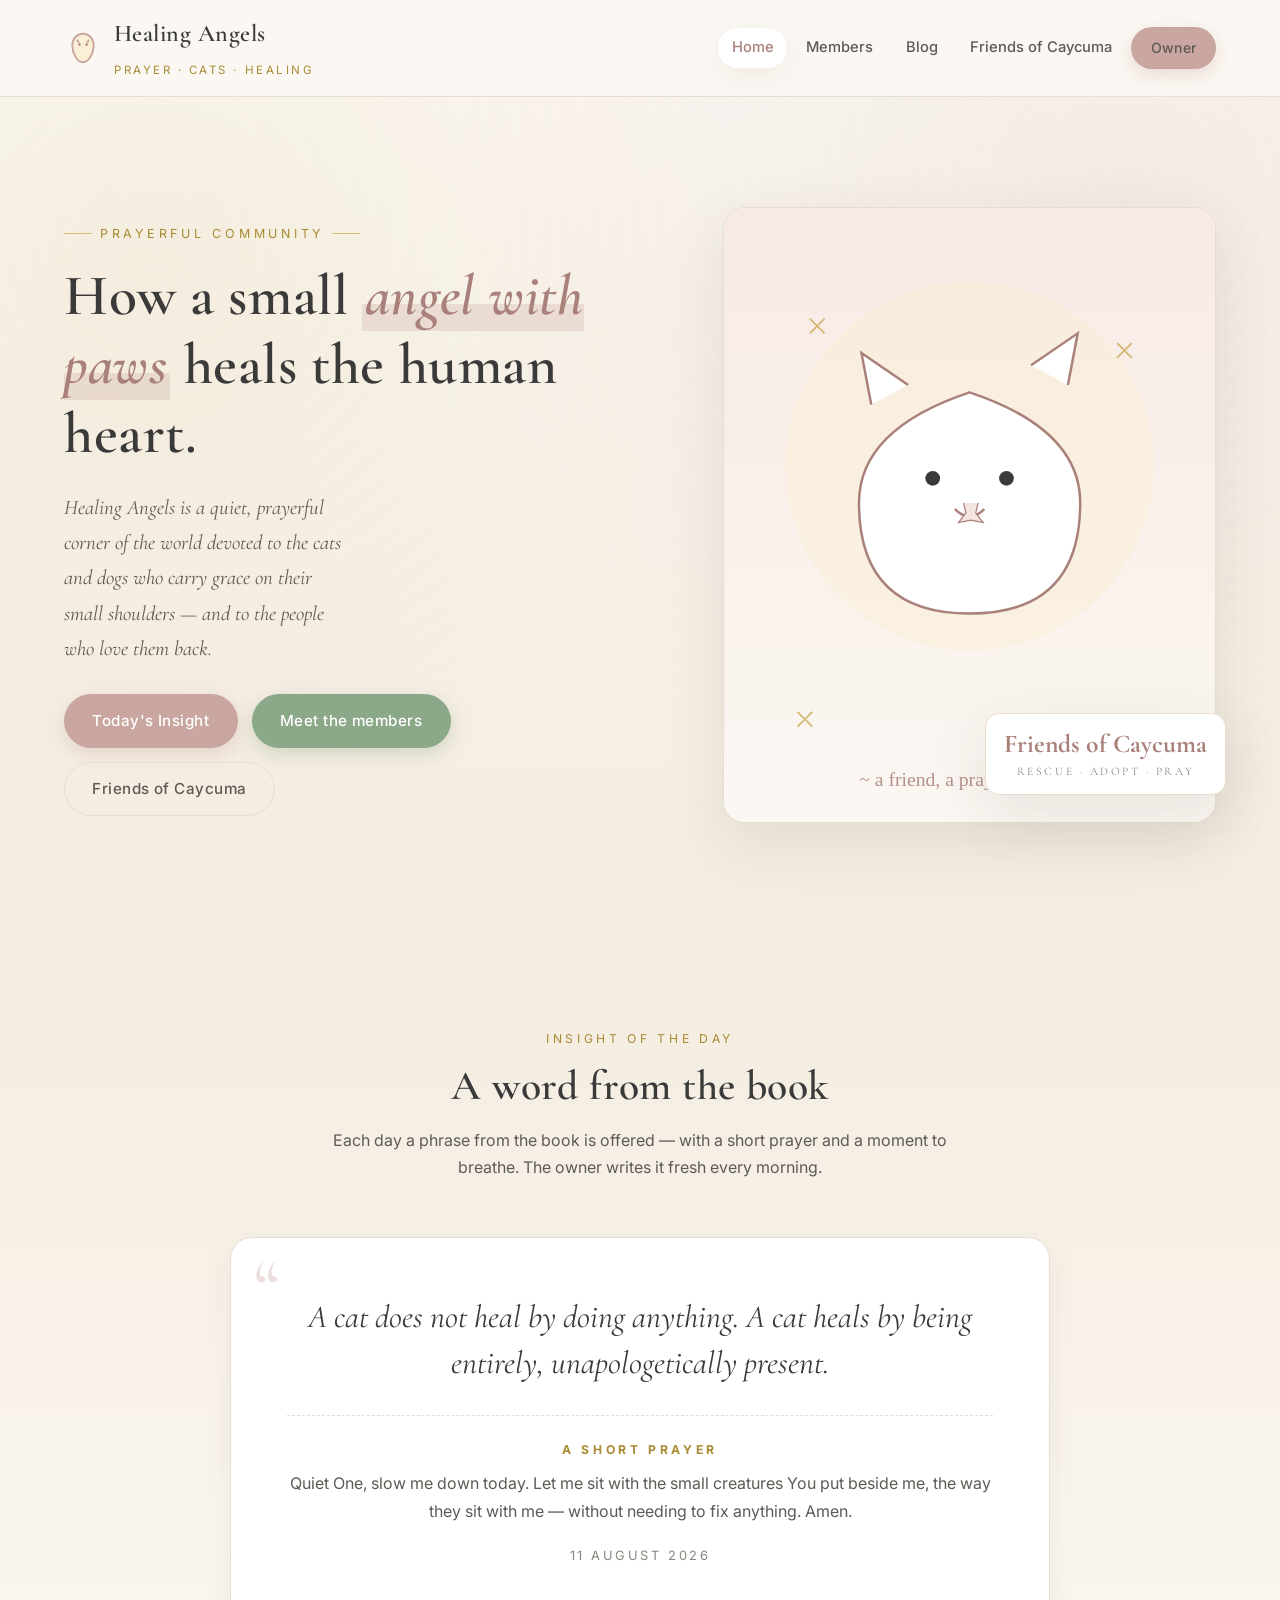
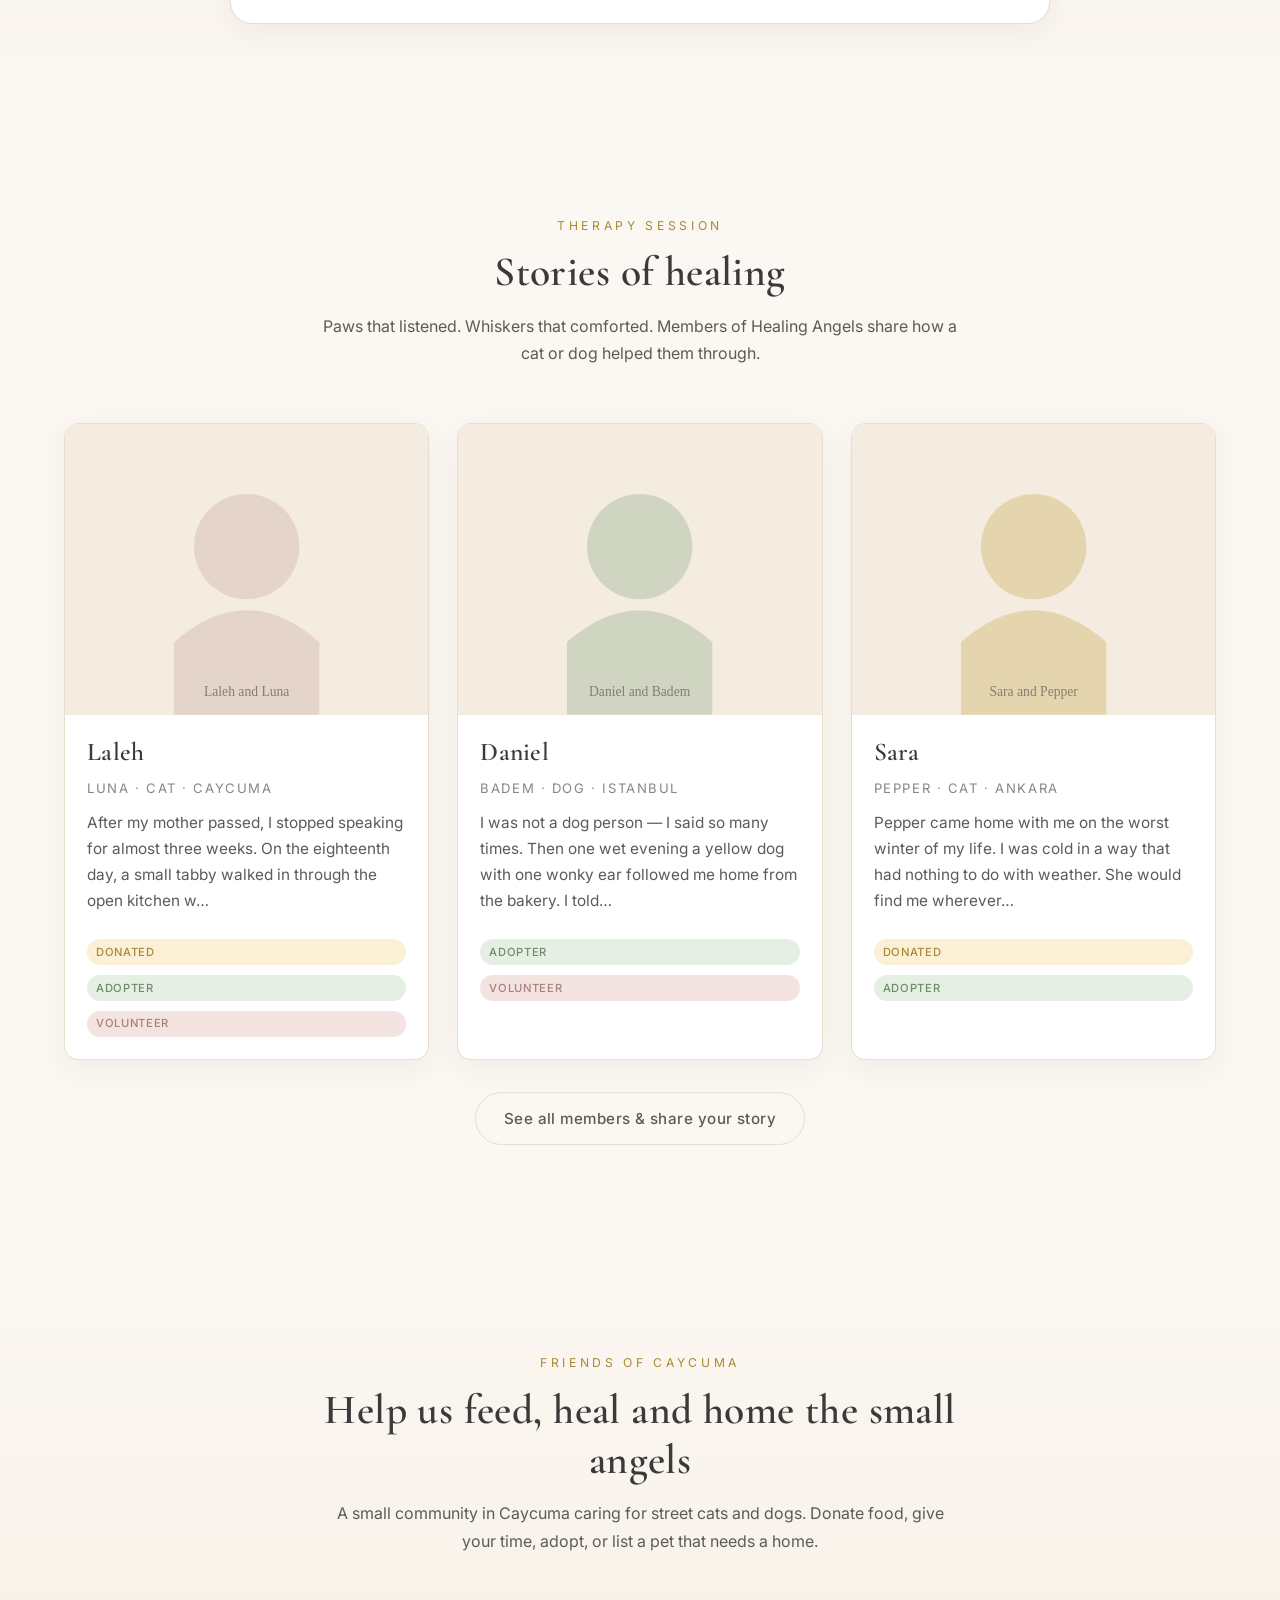
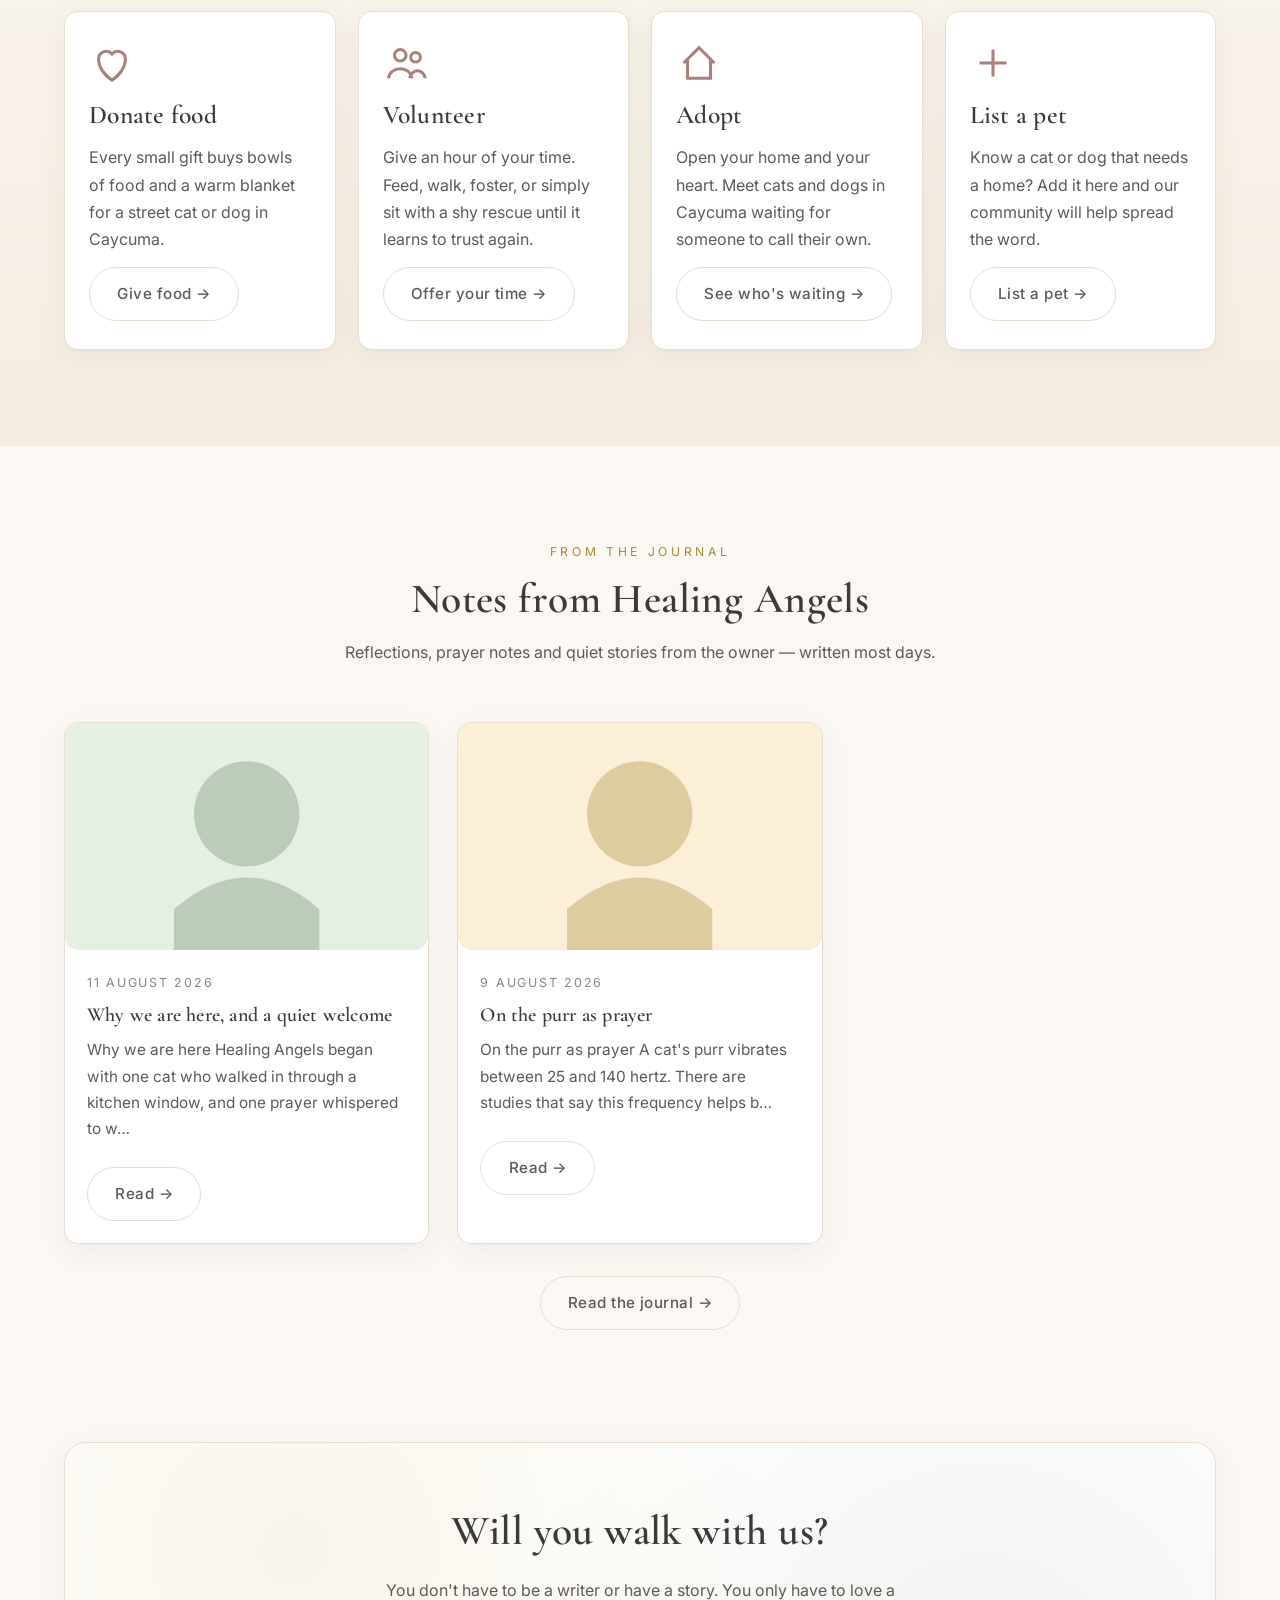
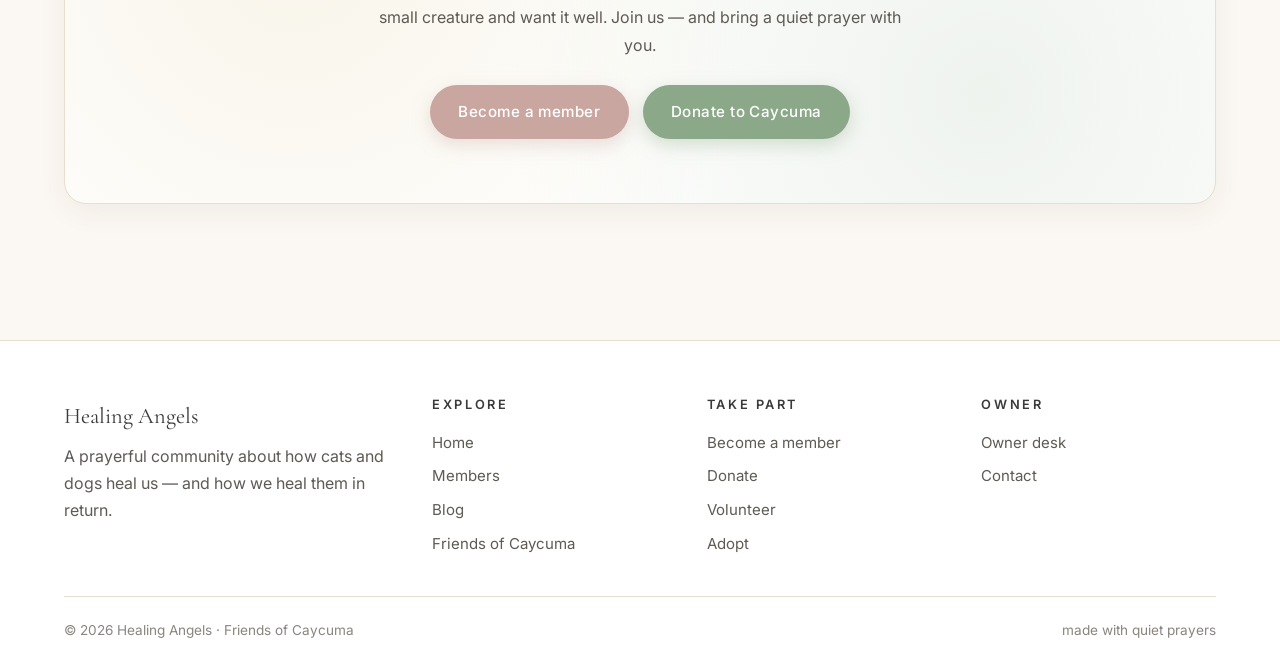
<file: index.html>
<!doctype html>
<html lang="en">
<head>
  <meta charset="utf-8">
  <meta name="viewport" content="width=device-width, initial-scale=1">
  <title>Healing Angels — How cats and dogs heal us, one prayer at a time</title>
  <meta name="description" content="Healing Angels is a prayerful community about how cats and dogs heal us, and how we heal them in return. Friends of Caycuma supports rescue, adoption and care for cats and dogs.">
  <link rel="preconnect" href="https://fonts.googleapis.com">
  <link rel="preconnect" href="https://fonts.gstatic.com" crossorigin>
  <link href="https://fonts.googleapis.com/css2?family=Cormorant+Garamond:ital,wght@0,400;0,500;0,600;1,400;1,500&family=Inter:wght@400;500;600&display=swap" rel="stylesheet">
  <link rel="stylesheet" href="assets/css/styles.css">
  <link rel="icon" href="data:image/svg+xml,%3Csvg xmlns='http://www.w3.org/2000/svg' viewBox='0 0 32 32'%3E%3Cpath d='M16 4 C 11 4 7 8 7 14 c 0 6 4 14 9 14 s 9-8 9-14 c 0-6-4-10-9-10 z M 11 9 l 1.5 2.5 M 21 9 l -1.5 2.5' stroke='%23C9A6A0' stroke-width='1.6' fill='%23FBEFD6'/%3E%3Ccircle cx='13' cy='13' r='1' fill='%23A9807A'/%3E%3Ccircle cx='19' cy='13' r='1' fill='%23A9807A'/%3E%3C/svg%3E">
</head>
<body>

<a class="skip-link" href="#main">Skip to content</a>

<header class="site-header">
  <div class="container">
    <a class="brand" href="index.html">
      <span class="brand-mark">
        <svg viewBox="0 0 32 32" xmlns="http://www.w3.org/2000/svg" width="38" height="38" aria-hidden="true">
          <path d="M16 4 C 11 4 7 8 7 14 c 0 6 4 14 9 14 s 9-8 9-14 c 0-6-4-10-9-10 z M 11 9 l 1.5 2.5 M 21 9 l -1.5 2.5"
                stroke="#C9A6A0" stroke-width="1.6" fill="#FBEFD6"/>
          <circle cx="13" cy="13" r="1" fill="#A9807A"/>
          <circle cx="19" cy="13" r="1" fill="#A9807A"/>
        </svg>
      </span>
      <span>
        <span class="brand-name">Healing Angels</span>
        <br>
        <span class="brand-tag">Prayer · Cats · Healing</span>
      </span>
    </a>
    <button class="nav-toggle" aria-label="Open menu"><span></span><span></span><span></span></button>
    <nav class="nav">
      <a href="index.html" data-nav="home">Home</a>
      <a href="members.html" data-nav="members">Members</a>
      <a href="blog.html" data-nav="blog">Blog</a>
      <a href="club.html" data-nav="club">Friends of Caycuma</a>
      <a href="admin.html" class="btn">Owner</a>
    </nav>
  </div>
</header>

<main id="main">
<!-- HERO -->
<section class="hero">
  <div class="container">
    <div>
      <span class="hero-eyebrow">Prayerful community</span>
      <h1>
        <span>How a small </span><span class="accent">angel with paws</span><span> heals the human heart.</span>
      </h1>
      <p class="lede">Healing Angels is a quiet, prayerful corner of the world devoted to the cats and dogs who carry grace on their small shoulders — and to the people who love them back.</p>
      <div class="hero-cta">
        <a href="#insight" class="btn">Today's Insight</a>
        <a href="members.html" class="btn-alt">Meet the members</a>
        <a href="club.html" class="btn-ghost">Friends of Caycuma</a>
      </div>
    </div>
    <div class="hero-visual">
      <div class="frame" id="hero-frame">
        <svg viewBox="0 0 400 500" xmlns="http://www.w3.org/2000/svg" preserveAspectRatio="xMidYMid slice" aria-hidden="true">
          <defs>
            <linearGradient id="hbg" x1="0" y1="0" x2="0" y2="1">
              <stop offset="0%" stop-color="#F7EAE5"/>
              <stop offset="100%" stop-color="#FBF7F2"/>
            </linearGradient>
          </defs>
          <rect width="400" height="500" fill="url(#hbg)"/>
          <circle cx="200" cy="210" r="150" fill="#FBEFD6" opacity="0.5"/>
          <g stroke="#A9807A" stroke-width="2" fill="#FFFFFF">
            <path d="M200 330 q-90 0 -90 -90 q0 -60 90 -90 q90 30 90 90 q0 90 -90 90z"/>
            <path d="M120 160 l -8 -42 l 38 26 M 280 144 l 8 -42 l -38 26"/>
          </g>
          <circle cx="170" cy="220" r="6" fill="#3A3A3A"/>
          <circle cx="230" cy="220" r="6" fill="#3A3A3A"/>
          <path d="M188 245 q12 12 24 0" stroke="#A9807A" stroke-width="2" fill="none"/>
          <path d="M195 240 l2 8 l-6 8 l10 -2 l10 2 l-6 -8 l2 -8" fill="#F3E3E1" stroke="#A9807A"/>
          <g stroke="#C8A951" stroke-width="1.4" fill="none" opacity="0.8">
            <path d="M70 90 l12 12 M70 102 l12 -12"/>
            <path d="M320 110 l12 12 M320 122 l12 -12"/>
            <path d="M340 420 l12 12 M340 432 l12 -12"/>
            <path d="M60 410 l12 12 M60 422 l12 -12"/>
          </g>
          <text id="hero-caption" x="200" y="470" font-family="Georgia, serif" font-size="16" fill="#A9807A" text-anchor="middle" opacity="0.85">~ a friend, a prayer, a purr ~</text>
        </svg>
      </div>
      <div class="hero-badge">
        <b>Friends of Caycuma</b>
        <small>rescue · adopt · pray</small>
      </div>
    </div>
  </div>
</section>

<!-- INSIGHT OF THE DAY -->
<section id="insight" class="insight">
  <div class="container">
    <div class="section-head">
      <span class="eyebrow">Insight of the Day</span>
      <h2>A word from the book</h2>
      <p>Each day a phrase from the book is offered — with a short prayer and a moment to breathe. The owner writes it fresh every morning.</p>
    </div>
    <div class="insight-card" id="insight-card">
      <div class="insight-excerpt" id="insight-excerpt">Loading today's insight…</div>
      <div class="insight-prayer">
        <b>A short prayer</b>
        <p id="insight-prayer">…</p>
      </div>
      <div class="insight-date" id="insight-date"></div>
    </div>
  </div>
</section>

<!-- THERAPY SESSION -->
<section id="therapy">
  <div class="container">
    <div class="section-head">
      <span class="eyebrow">Therapy Session</span>
      <h2>Stories of healing</h2>
      <p>Paws that listened. Whiskers that comforted. Members of Healing Angels share how a cat or dog helped them through.</p>
    </div>
    <div class="gallery" id="therapy-grid">
      <div class="card"><div class="card-body"><p class="muted">Loading stories…</p></div></div>
    </div>
    <p style="text-align:center; margin-top: 32px;">
      <a href="members.html" class="btn-ghost">See all members &amp; share your story</a>
    </p>
  </div>
</section>

<!-- FRIENDS OF CAYCUMA -->
<section class="section-soft">
  <div class="container">
    <div class="section-head">
      <span class="eyebrow">Friends of Caycuma</span>
      <h2>Help us feed, heal and home the small angels</h2>
      <p>A small community in Caycuma caring for street cats and dogs. Donate food, give your time, adopt, or list a pet that needs a home.</p>
    </div>
    <div class="caycuma-grid">
      <div class="caycuma-card">
        <svg class="caycuma-icon" viewBox="0 0 24 24" fill="none" stroke="currentColor" stroke-width="1.6" aria-hidden="true"><path d="M12 21s-7-4.5-7-11a4 4 0 017-2.7A4 4 0 0119 10c0 6.5-7 11-7 11z"/></svg>
        <h3>Donate food</h3>
        <p>Every small gift buys bowls of food and a warm blanket for a street cat or dog in Caycuma.</p>
        <a href="club.html#donate" class="btn-ghost">Give food →</a>
      </div>
      <div class="caycuma-card">
        <svg class="caycuma-icon" viewBox="0 0 24 24" fill="none" stroke="currentColor" stroke-width="1.6" aria-hidden="true"><circle cx="9" cy="8" r="3"/><circle cx="17" cy="9" r="2.5"/><path d="M3 20c0-3 3-5 6-5s6 2 6 5M14 20c0-2 2-4 4-4s4 2 4 4"/></svg>
        <h3>Volunteer</h3>
        <p>Give an hour of your time. Feed, walk, foster, or simply sit with a shy rescue until it learns to trust again.</p>
        <a href="club.html#volunteer" class="btn-ghost">Offer your time →</a>
      </div>
      <div class="caycuma-card">
        <svg class="caycuma-icon" viewBox="0 0 24 24" fill="none" stroke="currentColor" stroke-width="1.6" aria-hidden="true"><path d="M4 12l8-8 8 8M6 10v10h12V10"/></svg>
        <h3>Adopt</h3>
        <p>Open your home and your heart. Meet cats and dogs in Caycuma waiting for someone to call their own.</p>
        <a href="club.html#adopt" class="btn-ghost">See who's waiting →</a>
      </div>
      <div class="caycuma-card">
        <svg class="caycuma-icon" viewBox="0 0 24 24" fill="none" stroke="currentColor" stroke-width="1.6" aria-hidden="true"><path d="M12 5v14M5 12h14"/></svg>
        <h3>List a pet</h3>
        <p>Know a cat or dog that needs a home? Add it here and our community will help spread the word.</p>
        <a href="club.html#list" class="btn-ghost">List a pet →</a>
      </div>
    </div>
  </div>
</section>

<!-- BLOG PREVIEW -->
<section id="blog-preview-section">
  <div class="container">
    <div class="section-head">
      <span class="eyebrow">From the journal</span>
      <h2>Notes from Healing Angels</h2>
      <p>Reflections, prayer notes and quiet stories from the owner — written most days.</p>
    </div>
    <div class="blog-preview" id="blog-preview-grid">
      <div class="card"><div class="card-body"><p class="muted">Loading posts…</p></div></div>
    </div>
    <p style="text-align:center; margin-top: 32px;">
      <a href="blog.html" class="btn-ghost">Read the journal →</a>
    </p>
  </div>
</section>

<!-- CTA -->
<section style="padding-top: 0;">
  <div class="container">
    <div class="cta-banner">
      <h2>Will you walk with us?</h2>
      <p>You don't have to be a writer or have a story. You only have to love a small creature and want it well. Join us — and bring a quiet prayer with you.</p>
      <div style="display:flex; gap:14px; justify-content:center; flex-wrap:wrap;">
        <a href="members.html#join" class="btn">Become a member</a>
        <a href="club.html#donate" class="btn-alt">Donate to Caycuma</a>
      </div>
    </div>
  </div>
</section>
</main>

<footer class="site-footer">
  <div class="container">
    <div class="footer-grid">
      <div>
        <div class="footer-brand">Healing Angels</div>
        <p class="muted">A prayerful community about how cats and dogs heal us — and how we heal them in return.</p>
      </div>
      <div>
        <h4>Explore</h4>
        <a href="index.html">Home</a>
        <a href="members.html">Members</a>
        <a href="blog.html">Blog</a>
        <a href="club.html">Friends of Caycuma</a>
      </div>
      <div>
        <h4>Take part</h4>
        <a href="members.html#join">Become a member</a>
        <a href="club.html#donate">Donate</a>
        <a href="club.html#volunteer">Volunteer</a>
        <a href="club.html#adopt">Adopt</a>
      </div>
      <div>
        <h4>Owner</h4>
        <a href="admin.html">Owner desk</a>
        <a href="mailto:hello@healingangels.site">Contact</a>
      </div>
    </div>
    <div class="footer-bottom">
      <span>&copy; <span data-year>2026</span> <span>Healing Angels · Friends of Caycuma</span></span>
      <span class="faint">made with quiet prayers</span>
    </div>
  </div>
</footer>

<script src="assets/js/app.js"></script>
<script>
HA.setNavActive("home");

function loadHome() {
  const cap = document.getElementById("hero-caption");
  if (cap) cap.textContent = "~ a friend, a prayer, a purr ~";

  // Insight
  HA.api.insight().then(i => {
    document.getElementById("insight-excerpt").textContent = i.excerpt || "Today's word is being written. Please come back in a moment.";
    document.getElementById("insight-prayer").textContent = i.prayer || "—";
    document.getElementById("insight-date").textContent = i.set_at ? HA.fmtDate(i.set_at) : "";
  }).catch(() => {
    document.getElementById("insight-excerpt").textContent = "Today's insight will appear here once the owner writes it.";
    document.getElementById("insight-prayer").textContent = "A short prayer will follow.";
  });

  // Therapy session preview
  HA.api.members().then(data => {
    const grid = document.getElementById("therapy-grid");
    const list = (data && data.members) ? data.members.slice(0, 6) : [];
    if (list.length === 0) {
      grid.innerHTML = '<p class="empty">' + HA.esc("No stories yet — be the first to share yours.") + '</p>';
    } else {
      grid.innerHTML = list.map((m, idx) => `
        <article class="card">
          ${HA.imgOrPlaceholder(m.photo_url, idx, m.name + " and " + (m.pet_name || "their angel"))}
          <div class="card-body">
            <h3>${HA.esc(m.name)}</h3>
            <div class="card-sub">${HA.esc(m.pet_name || "")}${m.pet_species ? " · " + HA.esc(m.pet_species) : ""}${m.location ? " · " + HA.esc(m.location) : ""}</div>
            <p class="card-text">${HA.esc((m.story || "").slice(0, 140))}${(m.story || "").length > 140 ? "…" : ""}</p>
            ${(m.badges || []).map(b => `<span class="badge ${HA.esc(b)}">${HA.esc(HA.badgeLabel(b))}</span>`).join("")}
          </div>
        </article>`).join("");
    }
  }).catch(() => {
    document.getElementById("therapy-grid").innerHTML = '<p class="empty">' + HA.esc("Stories will appear here once members share theirs.") + '</p>';
  });

  // Blog preview
  HA.api.blog().then(data => {
    const grid = document.getElementById("blog-preview-grid");
    const posts = (data && data.posts) ? data.posts.slice(0, 3) : [];
    if (posts.length === 0) {
      grid.innerHTML = '<p class="empty">' + HA.esc("No journal entries yet — the owner is preparing the first one.") + '</p>';
    } else {
      grid.innerHTML = posts.map((p, idx) => `
        <article class="card post-card">
          ${HA.imgOrPlaceholder(p.cover_url, idx + 4, p.title, "post-cover placeholder")}
          <div class="card-body">
            <div class="post-meta">${p.published_at ? HA.fmtDate(p.published_at) : ""}</div>
            <h3>${HA.esc(p.title)}</h3>
            <p class="card-text">${HA.esc((p.summary || (p.body_md || "").replace(/[#*>`-]/g, " ").trim()).slice(0, 120))}…</p>
            <a class="btn-ghost" href="blog/post.html?id=${encodeURIComponent(p.id)}" style="align-self:flex-start;">${HA.esc("Read →")}</a>
          </div>
        </article>`).join("");
    }
  }).catch(() => {
    document.getElementById("blog-preview-grid").innerHTML = '<p class="empty">' + HA.esc("Journal entries will appear here soon.") + '</p>';
  });
}

loadHome();
</script>
</body>
</html>
</file>
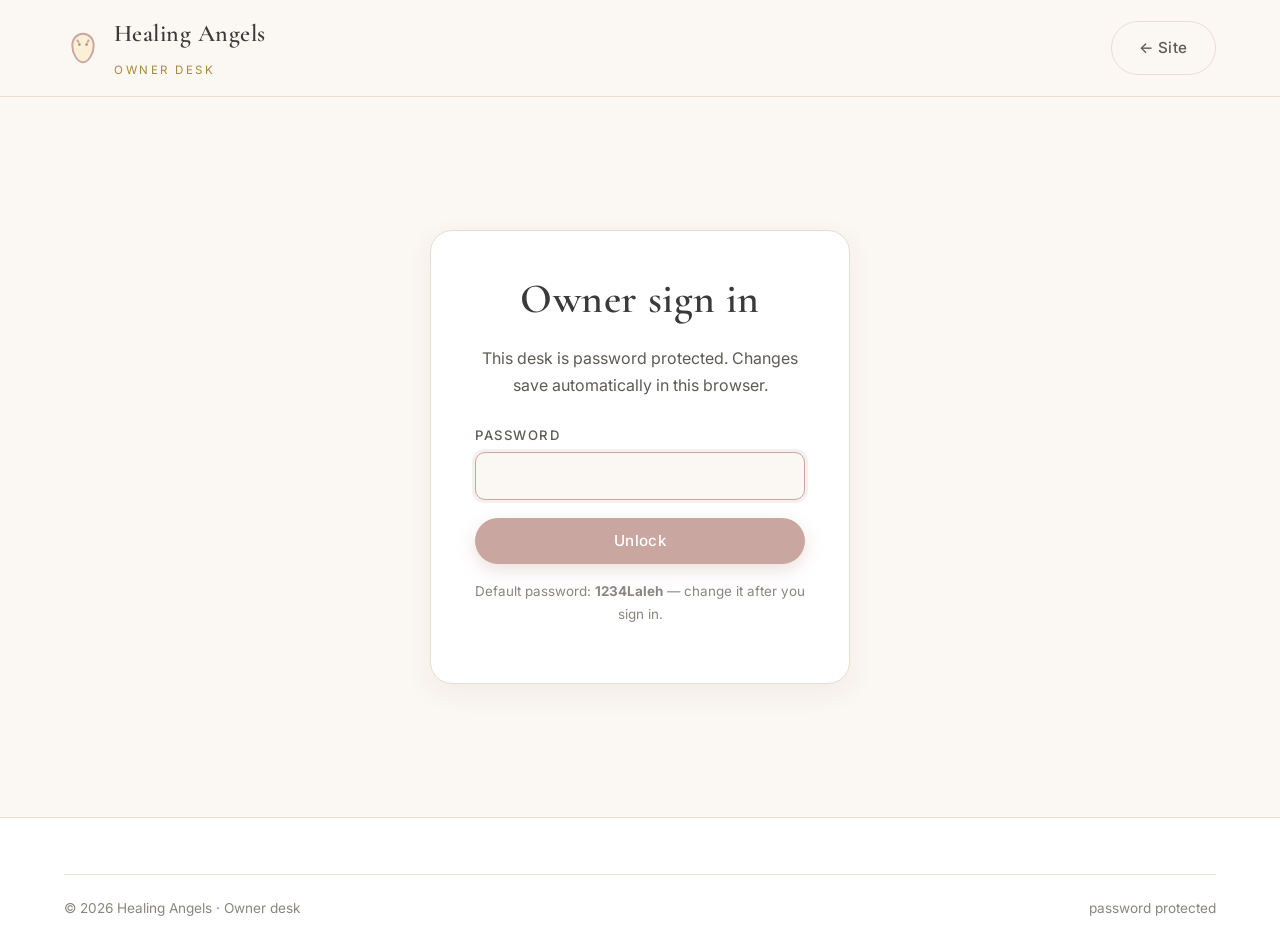
<file: admin.html>
<!doctype html>
<html lang="en">
<head>
  <meta charset="utf-8">
  <meta name="viewport" content="width=device-width, initial-scale=1">
  <title>Owner · Healing Angels</title>
  <link rel="preconnect" href="https://fonts.googleapis.com">
  <link rel="preconnect" href="https://fonts.gstatic.com" crossorigin>
  <link href="https://fonts.googleapis.com/css2?family=Cormorant+Garamond:ital,wght@0,400;0,500;0,600;1,400&family=Inter:wght@400;500;600&display=swap" rel="stylesheet">
  <link rel="stylesheet" href="assets/css/styles.css">
</head>
<body>

<header class="site-header">
  <div class="container">
    <a class="brand" href="index.html">
      <span class="brand-mark"><svg viewBox="0 0 32 32" xmlns="http://www.w3.org/2000/svg" width="38" height="38" aria-hidden="true"><path d="M16 4 C 11 4 7 8 7 14 c 0 6 4 14 9 14 s 9-8 9-14 c 0-6-4-10-9-10 z M 11 9 l 1.5 2.5 M 21 9 l -1.5 2.5" stroke="#C9A6A0" stroke-width="1.6" fill="#FBEFD6"/><circle cx="13" cy="13" r="1" fill="#A9807A"/><circle cx="19" cy="13" r="1" fill="#A9807A"/></svg></span>
      <span><span class="brand-name">Healing Angels</span><br><span class="brand-tag">Owner desk</span></span>
    </a>
    <a href="index.html" class="btn-ghost" style="margin-inline-start:auto;">← Site</a>
  </div>
</header>

<!-- LOGIN (password lock) -->
<section class="admin-login" id="login-view">
  <div class="form-card">
    <h2 style="text-align:center;">Owner sign in</h2>
    <p class="muted" style="text-align:center; margin-top:0;">This desk is password protected. Changes save automatically in this browser.</p>
    <form id="login-form" style="margin-top: 24px;" autocomplete="on">
      <div class="field">
        <label for="login-pass">Password</label>
        <input id="login-pass" name="password" type="password" autocomplete="current-password" required autofocus>
      </div>
      <div class="actions"><button type="submit" class="btn" style="width:100%;">Unlock</button></div>
      <div class="form-msg" id="login-msg"></div>
      <p class="form-note" id="login-hint">Default password: <strong>1234Laleh</strong> — change it after you sign in.</p>
    </form>
  </div>
</section>

<!-- DASHBOARD (hidden until login) -->
<div class="admin-shell hidden" id="dash">
  <aside class="admin-side">
    <div class="brand"><span class="brand-name">Healing Angels</span></div>
    <nav class="admin-nav" id="admin-nav">
      <a href="#insight" data-tab="insight" class="active">Insight</a>
      <a href="#blog" data-tab="blog">Blog</a>
      <a href="#members" data-tab="members">Members</a>
      <a href="#listings" data-tab="listings">Caycuma</a>
      <a href="#password" data-tab="password">Password</a>
      <a href="#backup" data-tab="backup">Backup</a>
    </nav>
    <div style="margin-top:auto; padding-top: 18px;">
      <button class="btn-ghost" id="logout-btn" style="width:100%;">Lock desk</button>
    </div>
  </aside>

  <main class="admin-main">

    <section class="admin-tab active" id="tab-insight">
      <h2>Insight of the Day</h2>
      <p class="muted">Saves automatically when you press Save. Visitors see this on the homepage.</p>
      <form class="form-card" id="insight-form" style="max-width: 720px; margin-top: 20px;">
        <div class="field"><label for="i-excerpt">Phrase or excerpt</label><textarea id="i-excerpt" name="excerpt" style="min-height: 110px;" placeholder="A short phrase from the book."></textarea></div>
        <div class="field"><label for="i-prayer">Short prayer / reflection</label><textarea id="i-prayer" name="prayer" style="min-height: 130px;" placeholder="A short prayer to go with today's insight."></textarea></div>
        <div class="actions"><button type="submit" class="btn">Save insight</button></div>
        <div class="form-msg" id="insight-msg"></div>
      </form>
      <div style="margin-top: 32px; max-width: 720px;">
        <h3>Current insight</h3>
        <div class="insight-card" id="insight-current">
          <p class="muted">Loading…</p>
        </div>
      </div>
    </section>

    <section class="admin-tab" id="tab-blog">
      <h2>Blog / Journal</h2>
      <p class="muted">Write a journal entry. Saves automatically to this browser.</p>
      <form class="form-card" id="post-form" style="max-width: 720px; margin-top: 20px;">
        <input type="hidden" name="id" id="p-id">
        <div class="field"><label for="p-title">Title</label><input id="p-title" name="title" required></div>
        <div class="field-row">
          <div class="field"><label for="p-cover">Cover image URL (optional)</label><input id="p-cover" name="cover_url" placeholder="https://…"></div>
          <div class="field"><label for="p-date">Published date</label><input id="p-date" name="published_at" type="date"></div>
        </div>
        <div class="field"><label for="p-body">Body (Markdown)</label><textarea id="p-body" name="body_md" style="min-height: 280px;" placeholder="# A quiet morning&#10;&#10;Luna curled on the windowsill..."></textarea></div>
        <div class="actions">
          <button type="submit" class="btn" id="post-save">Save post</button>
          <button type="button" class="btn-ghost" id="post-clear">Clear</button>
        </div>
        <div class="form-msg" id="post-msg"></div>
      </form>
      <h3 style="margin-top: 32px;">Existing posts</h3>
      <table class="admin-table" id="posts-table">
        <thead><tr><th>Date</th><th>Title</th><th>Actions</th></tr></thead>
        <tbody><tr><td colspan="3" class="muted">Loading…</td></tr></tbody>
      </table>
    </section>

    <section class="admin-tab" id="tab-members">
      <h2>Members</h2>
      <p class="muted">Stories only. <strong>Email and phone are secret</strong> — never shown here. They are kept in a locked private vault and only appear in a password-protected backup download.</p>
      <h3 style="margin-top: 24px;">Pending submissions</h3>
      <table class="admin-table" id="pending-table">
        <thead><tr><th>Name</th><th>Pet</th><th>Story</th><th>Submitted</th><th>Actions</th></tr></thead>
        <tbody><tr><td colspan="5" class="muted">Loading…</td></tr></tbody>
      </table>
      <h3 style="margin-top: 32px;">Approved members</h3>
      <table class="admin-table" id="members-table">
        <thead><tr><th>Name</th><th>Pet</th><th>Location</th><th>Badges</th><th>Actions</th></tr></thead>
        <tbody><tr><td colspan="5" class="muted">Loading…</td></tr></tbody>
      </table>
    </section>

    <section class="admin-tab" id="tab-listings">
      <h2>Friends of Caycuma</h2>
      <p class="muted">Contact details stay in the secret vault — not in these tables.</p>
      <h3 style="margin-top: 24px;">Pending</h3>
      <table class="admin-table" id="list-pending-table">
        <thead><tr><th>Type</th><th>Title</th><th>Details</th><th>Actions</th></tr></thead>
        <tbody><tr><td colspan="4" class="muted">Loading…</td></tr></tbody>
      </table>
      <h3 style="margin-top: 32px;">Published</h3>
      <table class="admin-table" id="list-published-table">
        <thead><tr><th>Type</th><th>Title</th><th>Species</th><th>Actions</th></tr></thead>
        <tbody><tr><td colspan="4" class="muted">Loading…</td></tr></tbody>
      </table>
    </section>

    <section class="admin-tab" id="tab-password">
      <h2>Change password</h2>
      <p class="muted">Choose a password only you know. You will need it every time you open the owner desk in a new browser tab.</p>
      <form class="form-card" id="password-form" style="max-width: 480px; margin-top: 20px;" autocomplete="off">
        <div class="field">
          <label for="pw-current">Current password</label>
          <input id="pw-current" name="current" type="password" required autocomplete="current-password">
        </div>
        <div class="field">
          <label for="pw-new">New password</label>
          <input id="pw-new" name="new" type="password" required minlength="4" autocomplete="new-password">
        </div>
        <div class="field">
          <label for="pw-confirm">Confirm new password</label>
          <input id="pw-confirm" name="confirm" type="password" required minlength="4" autocomplete="new-password">
        </div>
        <div class="actions"><button type="submit" class="btn">Update password</button></div>
        <div class="form-msg" id="password-msg"></div>
        <p class="form-note">Tip: write your new password somewhere safe. If you forget it, clear this site’s browser data for this domain (that also clears stored stories until you restore a backup).</p>
      </form>
    </section>

    <section class="admin-tab" id="tab-backup">
      <h2>Secret backup</h2>
      <p class="muted">Everything saves automatically while you work. Use this only when you want a private file copy (includes email &amp; phone). Keep the files offline — do not publish them on the open website.</p>
      <div class="form-card" style="max-width: 640px; margin-top: 20px;">
        <p style="margin-top:0;">Downloads (locked to signed-in owner):</p>
        <ul style="color: var(--ink-soft); line-height: 1.9;">
          <li><code>insight.json</code> — public insight</li>
          <li><code>blog.json</code> — journal posts</li>
          <li><code>members.json</code> — stories <strong>+ secret email/phone</strong></li>
          <li><code>listings.json</code> — Caycuma <strong>+ secret email/phone</strong></li>
          <li><code>private-contacts.json</code> — contacts vault only</li>
        </ul>
        <div class="actions" style="margin-top: 20px;">
          <button type="button" class="btn" id="export-json">Download secret backup</button>
          <button type="button" class="btn-ghost" id="reset-local">Reset content to site files</button>
        </div>
        <div class="form-msg" id="export-msg"></div>
      </div>
    </section>

  </main>
</div>

<footer class="site-footer" style="margin-top: 0;">
  <div class="container">
    <div class="footer-bottom"><span>&copy; <span data-year>2026</span> Healing Angels · Owner desk</span><span class="faint">password protected</span></div>
  </div>
</footer>

<script src="assets/js/app.js"></script>
<script src="assets/js/admin.js"></script>
</body>
</html>
</file>
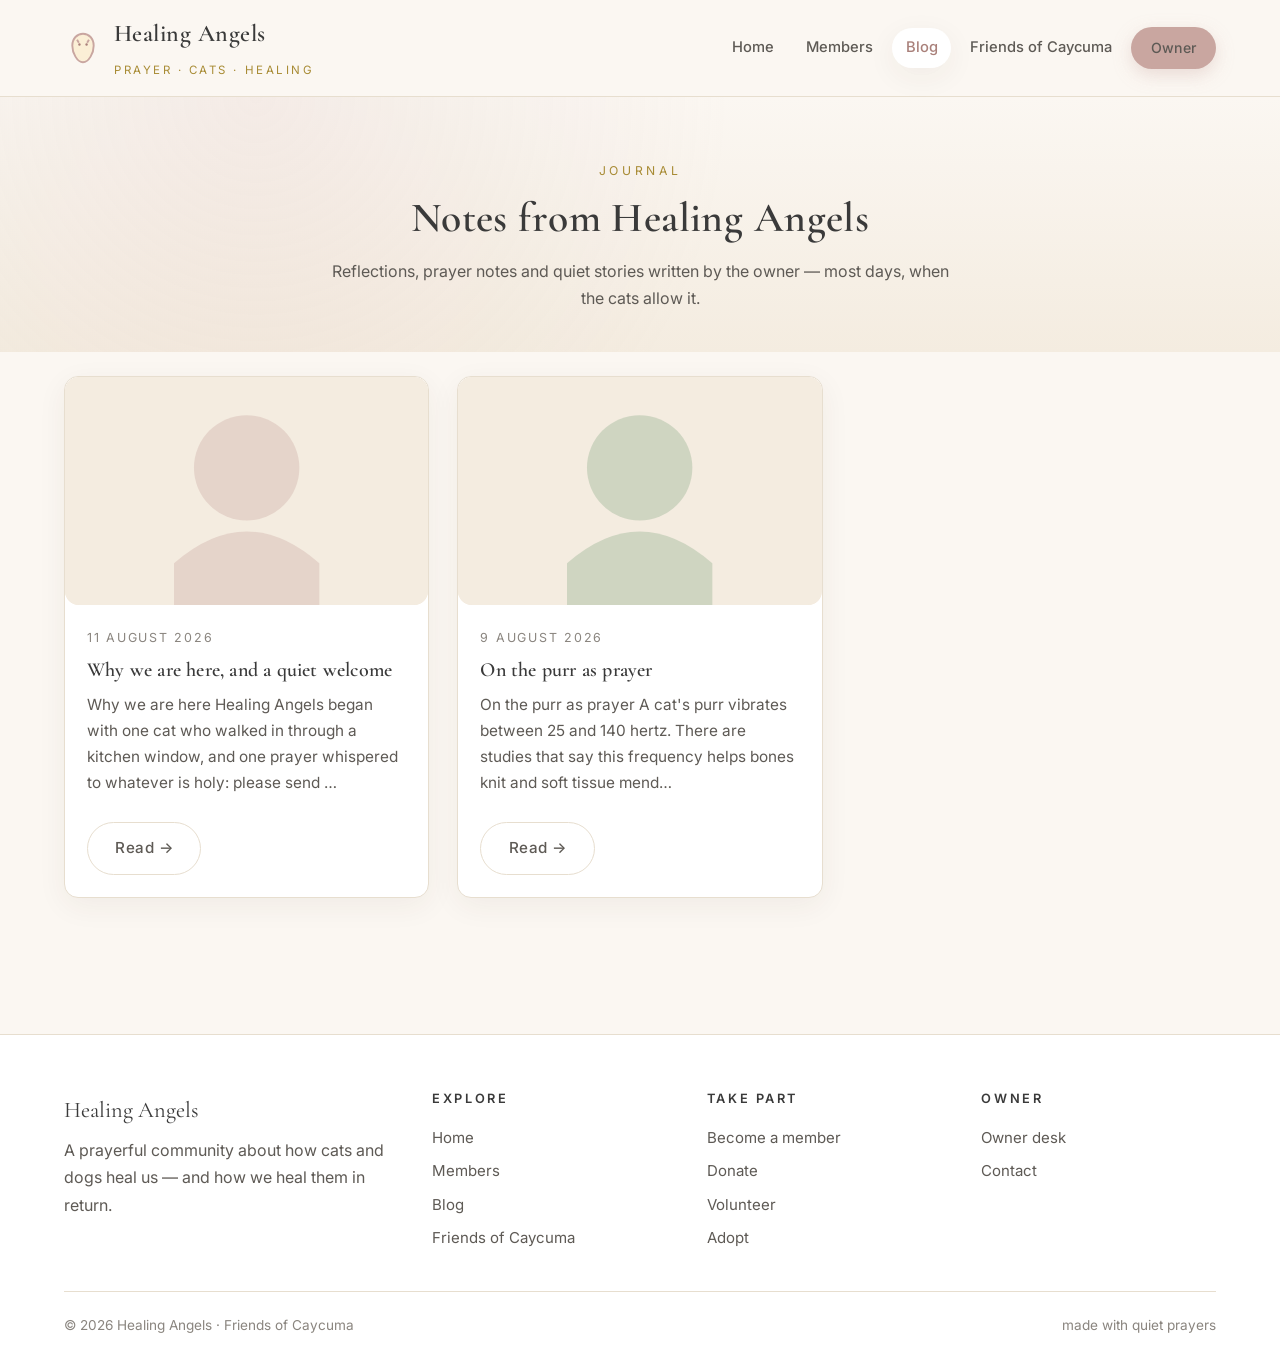
<file: blog.html>
<!doctype html>
<html lang="en">
<head>
  <meta charset="utf-8">
  <meta name="viewport" content="width=device-width, initial-scale=1">
  <title>Journal | Healing Angels</title>
  <meta name="description" content="Notes, prayers and quiet stories from Healing Angels.">
  <link rel="preconnect" href="https://fonts.googleapis.com">
  <link rel="preconnect" href="https://fonts.gstatic.com" crossorigin>
  <link href="https://fonts.googleapis.com/css2?family=Cormorant+Garamond:ital,wght@0,400;0,500;0,600;1,400&family=Inter:wght@400;500;600&display=swap" rel="stylesheet">
  <link rel="stylesheet" href="assets/css/styles.css">
</head>
<body>

<a class="skip-link" href="#main">Skip to content</a>

<header class="site-header">
  <div class="container">
    <a class="brand" href="index.html">
      <span class="brand-mark"><svg viewBox="0 0 32 32" xmlns="http://www.w3.org/2000/svg" width="38" height="38" aria-hidden="true"><path d="M16 4 C 11 4 7 8 7 14 c 0 6 4 14 9 14 s 9-8 9-14 c 0-6-4-10-9-10 z M 11 9 l 1.5 2.5 M 21 9 l -1.5 2.5" stroke="#C9A6A0" stroke-width="1.6" fill="#FBEFD6"/><circle cx="13" cy="13" r="1" fill="#A9807A"/><circle cx="19" cy="13" r="1" fill="#A9807A"/></svg></span>
      <span><span class="brand-name">Healing Angels</span><br><span class="brand-tag">Prayer · Cats · Healing</span></span>
    </a>
    <button class="nav-toggle" aria-label="Open menu"><span></span><span></span><span></span></button>
    <nav class="nav">
      <a href="index.html" data-nav="home">Home</a>
      <a href="members.html" data-nav="members">Members</a>
      <a href="blog.html" data-nav="blog">Blog</a>
      <a href="club.html" data-nav="club">Friends of Caycuma</a>
      <a href="admin.html" class="btn">Owner</a>
    </nav>
  </div>
</header>

<main id="main">
<section style="background: radial-gradient(circle at 20% 0%, rgba(201,166,160,.14), transparent 45%), linear-gradient(180deg, var(--cream) 0%, var(--cream-2) 100%); padding: 64px 0 24px;">
  <div class="container">
    <div class="section-head" style="margin-bottom: 0;">
      <span class="eyebrow">Journal</span>
      <h2>Notes from Healing Angels</h2>
      <p>Reflections, prayer notes and quiet stories written by the owner — most days, when the cats allow it.</p>
    </div>
  </div>
</section>

<section style="padding-top: 24px;">
  <div class="container">
    <div class="blog-preview" id="blog-grid" style="grid-template-columns: repeat(3,1fr);">
      <div class="card"><div class="card-body"><p class="muted">Loading posts…</p></div></div>
    </div>
  </div>
</section>
</main>

<footer class="site-footer">
  <div class="container">
    <div class="footer-grid">
      <div><div class="footer-brand">Healing Angels</div><p class="muted">A prayerful community about how cats and dogs heal us — and how we heal them in return.</p></div>
      <div><h4>Explore</h4><a href="index.html">Home</a><a href="members.html">Members</a><a href="blog.html">Blog</a><a href="club.html">Friends of Caycuma</a></div>
      <div><h4>Take part</h4><a href="members.html#join">Become a member</a><a href="club.html#donate">Donate</a><a href="club.html#volunteer">Volunteer</a><a href="club.html#adopt">Adopt</a></div>
      <div><h4>Owner</h4><a href="admin.html">Owner desk</a><a href="mailto:hello@healingangels.site">Contact</a></div>
    </div>
    <div class="footer-bottom"><span>&copy; <span data-year>2026</span> <span>Healing Angels · Friends of Caycuma</span></span><span class="faint">made with quiet prayers</span></div>
  </div>
</footer>

<script src="assets/js/app.js"></script>
<script>
HA.setNavActive("blog");

function loadBlog() {
  const grid = document.getElementById("blog-grid");
  HA.api.blog().then(data => {
    const posts = (data && data.posts) ? data.posts : [];
    if (posts.length === 0) {
      grid.innerHTML = '<p class="empty">' + HA.esc("No journal entries yet — the owner is preparing the first one.") + '</p>';
      return;
    }
    grid.innerHTML = posts.map((p, idx) => `
      <article class="card post-card">
        ${HA.imgOrPlaceholder(p.cover_url, idx, p.title, "post-cover placeholder")}
        <div class="card-body">
          <div class="post-meta">${p.published_at ? HA.fmtDate(p.published_at) : ""}</div>
          <h3>${HA.esc(p.title)}</h3>
          <p class="card-text">${HA.esc((p.summary || (p.body_md || "").replace(/[#*>`-]/g, " ").trim()).slice(0, 150))}…</p>
          <a class="btn-ghost" href="blog/post.html?id=${encodeURIComponent(p.id)}" style="align-self:flex-start;">${HA.esc("Read →")}</a>
        </div>
      </article>`).join("");
  }).catch(() => {
    grid.innerHTML = '<p class="empty">' + HA.esc("Journal entries will appear here soon.") + '</p>';
  });
}

loadBlog();
</script>
</body>
</html>
</file>
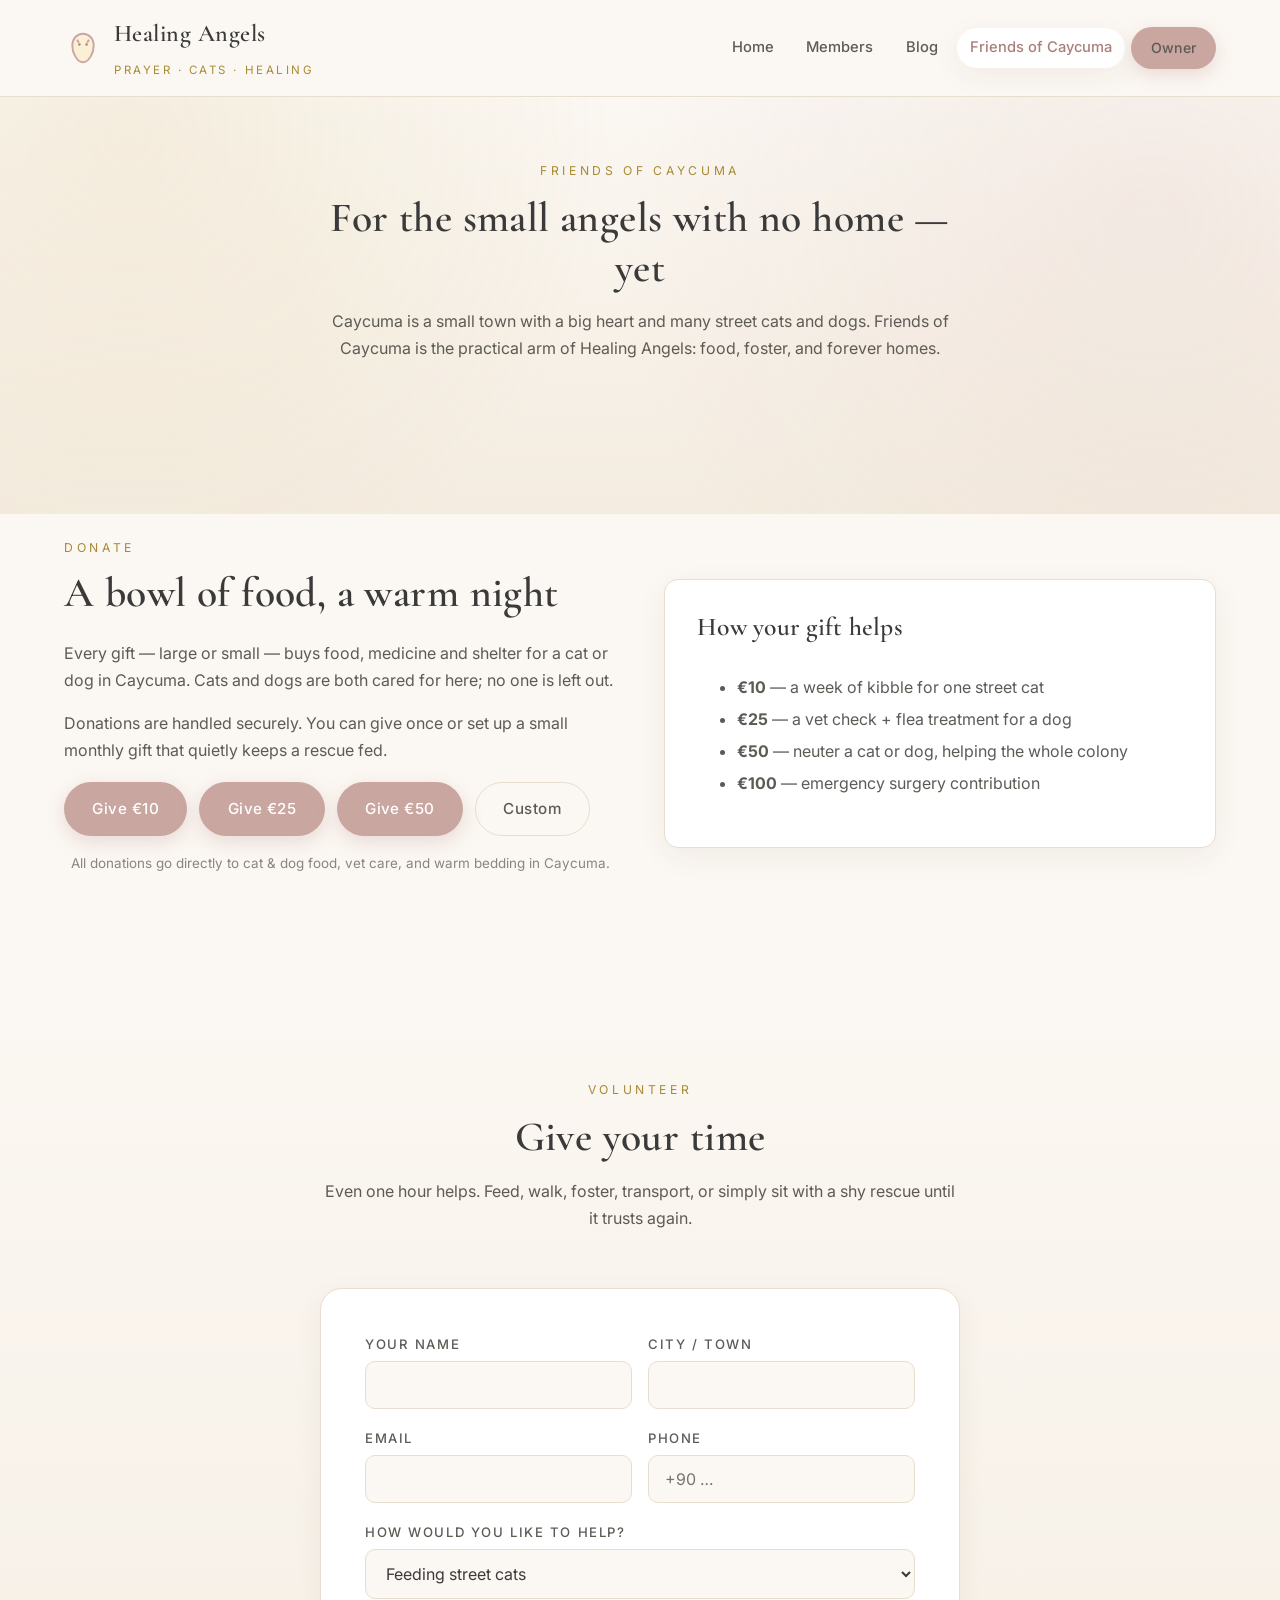
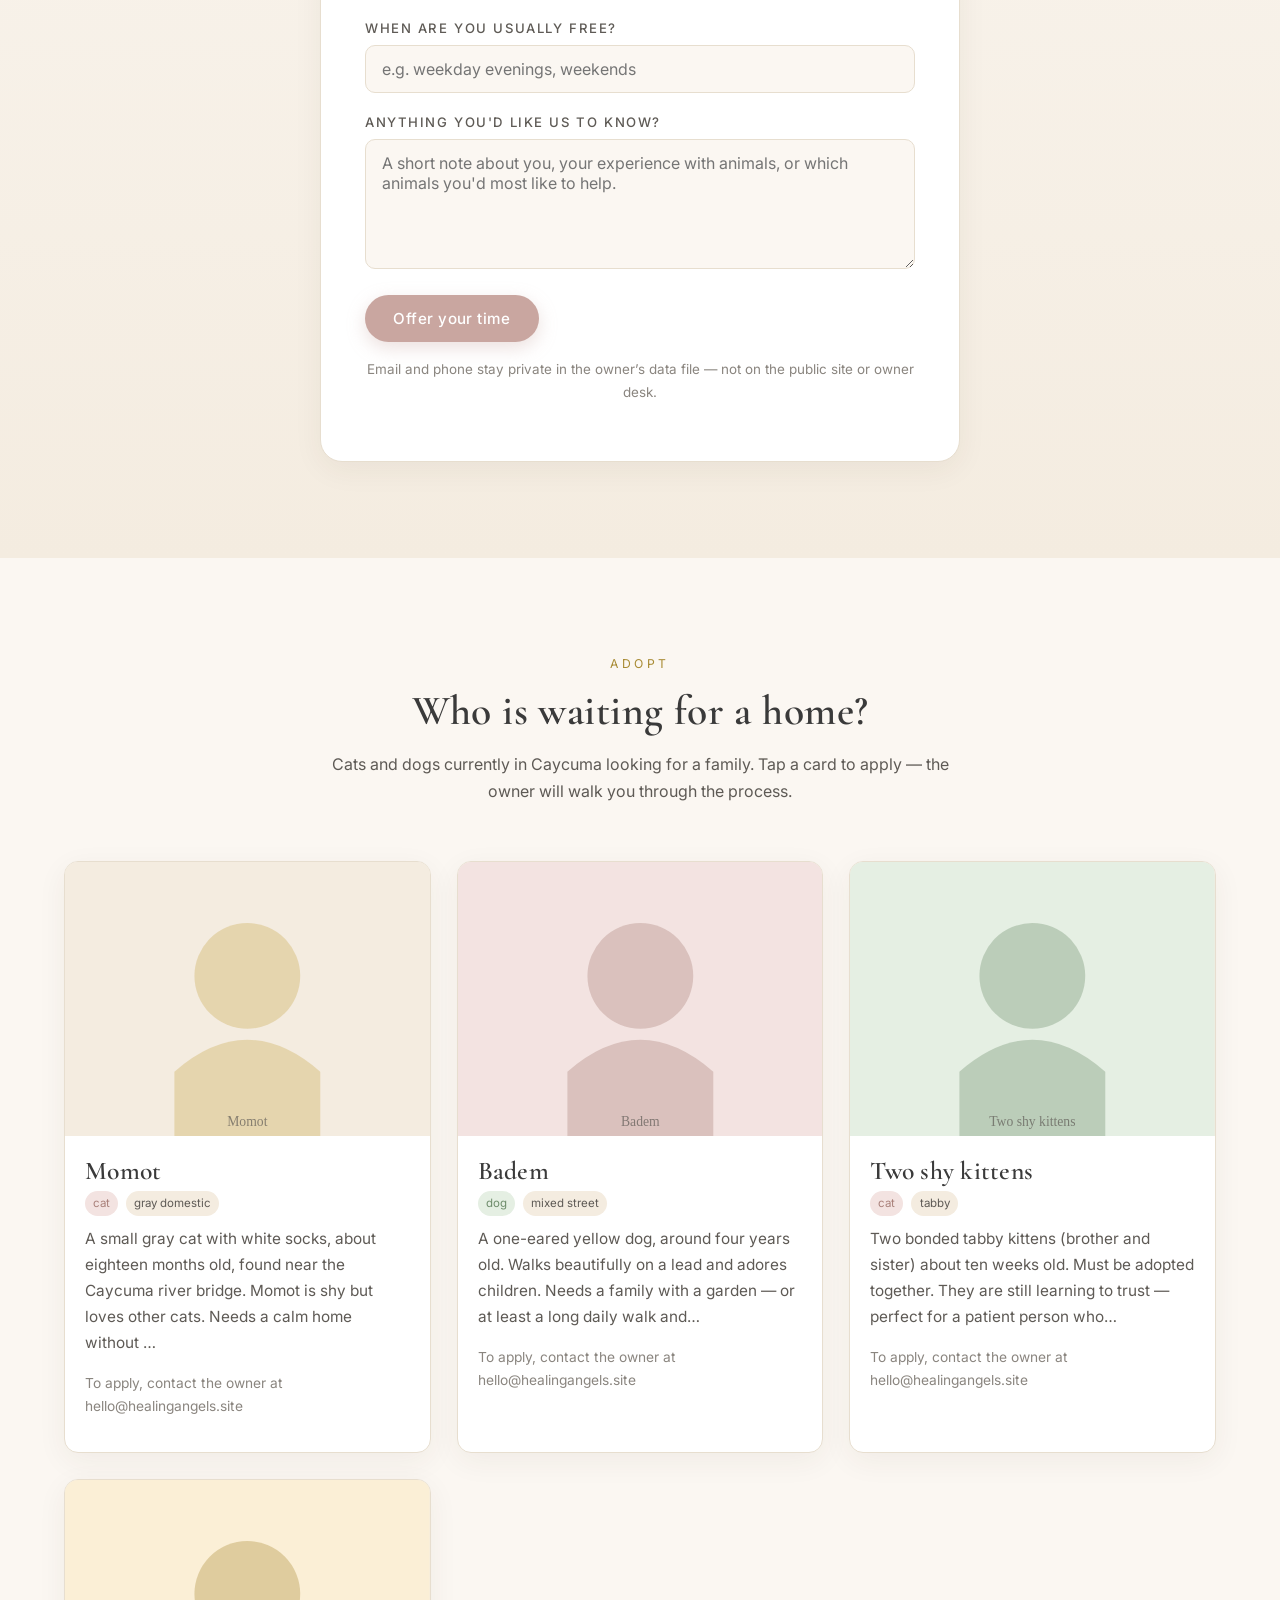
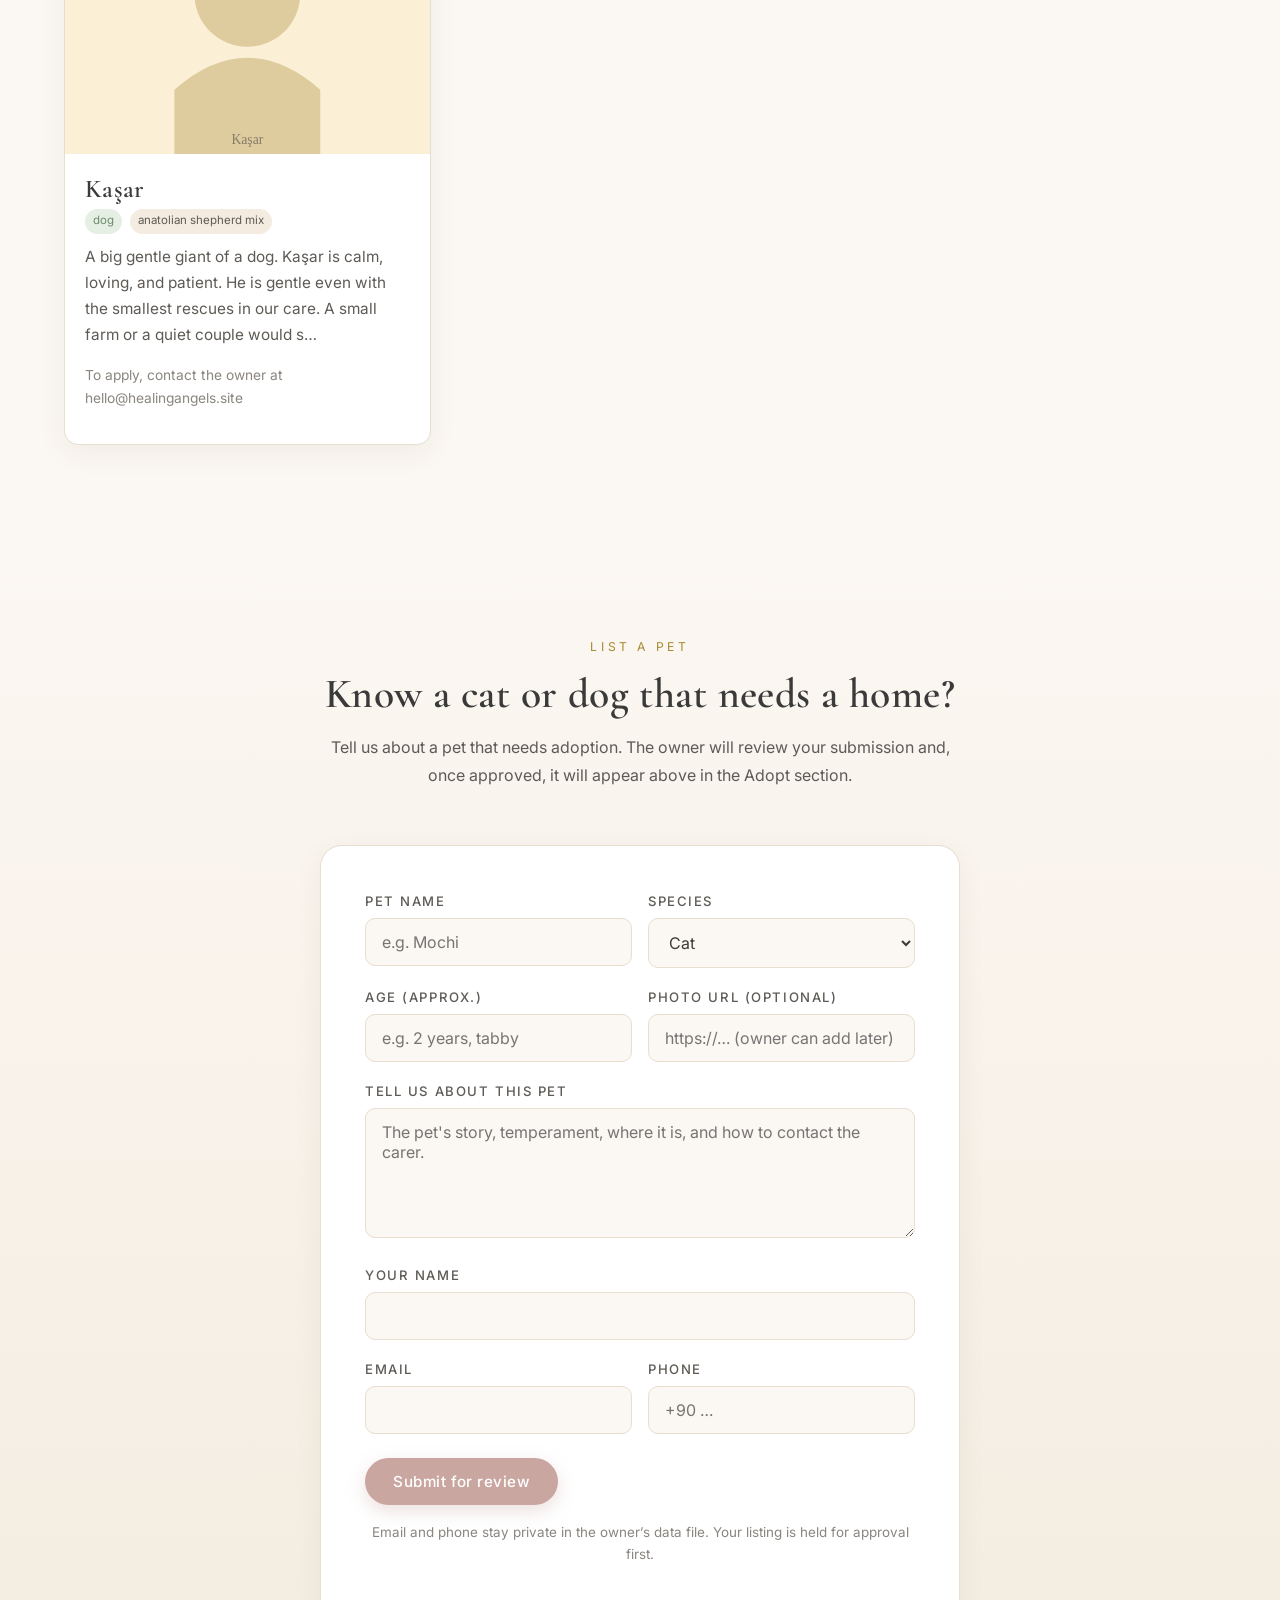
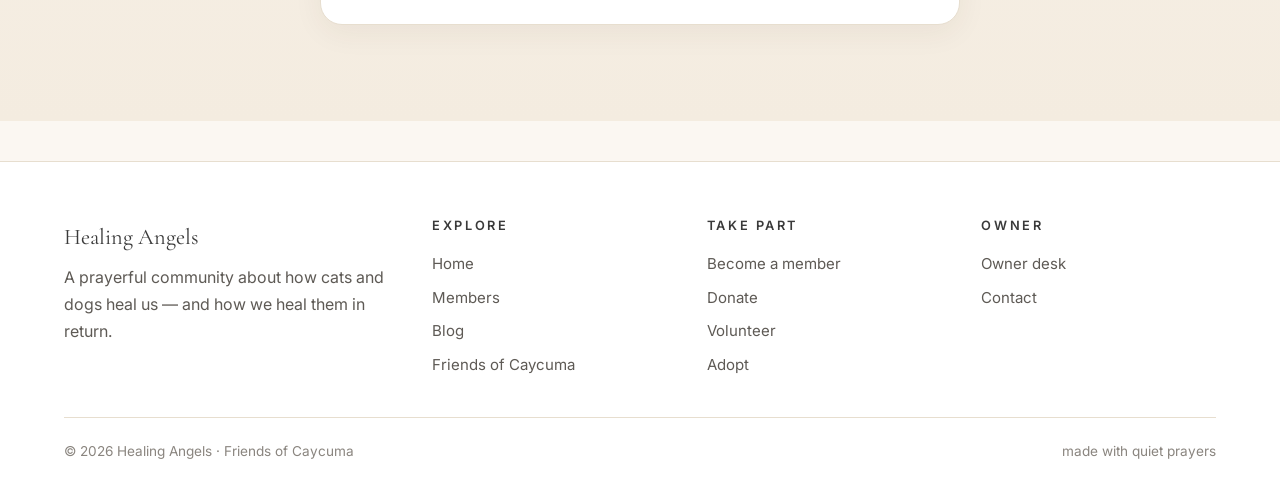
<file: club.html>
<!doctype html>
<html lang="en">
<head>
  <meta charset="utf-8">
  <meta name="viewport" content="width=device-width, initial-scale=1">
  <title>Friends of Caycuma — donate, volunteer, adopt | Healing Angels</title>
  <meta name="description" content="Friends of Caycuma: a small community feeding, healing and rehoming street cats and dogs in Caycuma. Donate food, volunteer your time, adopt or list a pet.">
  <link rel="preconnect" href="https://fonts.googleapis.com">
  <link rel="preconnect" href="https://fonts.gstatic.com" crossorigin>
  <link href="https://fonts.googleapis.com/css2?family=Cormorant+Garamond:ital,wght@0,400;0,500;0,600;1,400&family=Inter:wght@400;500;600&display=swap" rel="stylesheet">
  <link rel="stylesheet" href="assets/css/styles.css">
</head>
<body>

<a class="skip-link" href="#main">Skip to content</a>

<header class="site-header">
  <div class="container">
    <a class="brand" href="index.html">
      <span class="brand-mark">
        <svg viewBox="0 0 32 32" xmlns="http://www.w3.org/2000/svg" width="38" height="38" aria-hidden="true"><path d="M16 4 C 11 4 7 8 7 14 c 0 6 4 14 9 14 s 9-8 9-14 c 0-6-4-10-9-10 z M 11 9 l 1.5 2.5 M 21 9 l -1.5 2.5" stroke="#C9A6A0" stroke-width="1.6" fill="#FBEFD6"/><circle cx="13" cy="13" r="1" fill="#A9807A"/><circle cx="19" cy="13" r="1" fill="#A9807A"/></svg>
      </span>
      <span><span class="brand-name">Healing Angels</span><br><span class="brand-tag">Prayer · Cats · Healing</span></span>
    </a>
    <button class="nav-toggle" aria-label="Open menu"><span></span><span></span><span></span></button>
    <nav class="nav">
      <a href="index.html" data-nav="home">Home</a>
      <a href="members.html" data-nav="members">Members</a>
      <a href="blog.html" data-nav="blog">Blog</a>
      <a href="club.html" data-nav="club">Friends of Caycuma</a>
      <a href="admin.html" class="btn">Owner</a>
    </nav>
  </div>
</header>

<main id="main">
<section style="background: radial-gradient(circle at 10% 10%, rgba(200,169,81,.12), transparent 40%), radial-gradient(circle at 90% 30%, rgba(201,166,160,.14), transparent 45%), linear-gradient(180deg, var(--cream) 0%, var(--cream-2) 100%); padding-top: 64px;">
  <div class="container">
    <div class="section-head">
      <span class="eyebrow">Friends of Caycuma</span>
      <h2>For the small angels with no home — yet</h2>
      <p>Caycuma is a small town with a big heart and many street cats and dogs. Friends of Caycuma is the practical arm of Healing Angels: food, foster, and forever homes.</p>
    </div>
  </div>
</section>

<!-- DONATE -->
<section id="donate" style="padding-top: 24px;">
  <div class="container">
    <div class="donate-grid">
      <div>
        <span class="eyebrow" style="font-size:.76rem; letter-spacing:.3em; text-transform:uppercase; color: var(--gold-deep); display:block; margin-bottom:10px;">Donate</span>
        <h2>A bowl of food, a warm night</h2>
        <p class="muted">Every gift — large or small — buys food, medicine and shelter for a cat or dog in Caycuma. Cats and dogs are both cared for here; no one is left out.</p>
        <p class="muted">Donations are handled securely. You can give once or set up a small monthly gift that quietly keeps a rescue fed.</p>
        <div style="display:flex; gap:12px; flex-wrap:wrap; margin-top: 18px;">
          <a href="#" class="btn" data-amount="10">Give €10</a>
          <a href="#" class="btn" data-amount="25">Give €25</a>
          <a href="#" class="btn" data-amount="50">Give €50</a>
          <a href="#" class="btn-ghost" data-amount="custom">Custom</a>
        </div>
        <p class="form-note" id="donate-note">All donations go directly to cat &amp; dog food, vet care, and warm bedding in Caycuma.</p>
      </div>
      <div>
        <div class="card" style="padding: 32px; background: var(--paper);">
          <h3>How your gift helps</h3>
          <ul style="color: var(--ink-soft); line-height: 2;">
            <li><b>€10</b> — a week of kibble for one street cat</li>
            <li><b>€25</b> — a vet check + flea treatment for a dog</li>
            <li><b>€50</b> — neuter a cat or dog, helping the whole colony</li>
            <li><b>€100</b> — emergency surgery contribution</li>
          </ul>
        </div>
      </div>
    </div>
  </div>
</section>

<!-- VOLUNTEER -->
<section id="volunteer" class="section-soft">
  <div class="container">
    <div class="section-head">
      <span class="eyebrow">Volunteer</span>
      <h2>Give your time</h2>
      <p>Even one hour helps. Feed, walk, foster, transport, or simply sit with a shy rescue until it trusts again.</p>
    </div>
    <form class="form-card" id="volunteer-form" autocomplete="on">
      <div class="field-row">
        <div class="field"><label for="v-name">Your name</label><input id="v-name" name="name" required></div>
        <div class="field"><label for="v-city">City / town</label><input id="v-city" name="location"></div>
      </div>
      <div class="field-row">
        <div class="field"><label for="v-email">Email</label><input id="v-email" name="email" type="email" required autocomplete="email"></div>
        <div class="field"><label for="v-phone">Phone</label><input id="v-phone" name="phone" type="tel" required autocomplete="tel" placeholder="+90 …"></div>
      </div>
      <div class="field">
        <label for="v-role">How would you like to help?</label>
        <select id="v-role" name="role">
          <option>Feeding street cats</option>
          <option>Walking rescue dogs</option>
          <option>Fostering temporarily</option>
          <option>Transport to the vet</option>
          <option>Visiting shy rescues</option>
          <option>Something else</option>
        </select>
      </div>
      <div class="field">
        <label for="v-avail">When are you usually free?</label>
        <input id="v-avail" name="availability" placeholder="e.g. weekday evenings, weekends">
      </div>
      <div class="field">
        <label for="v-msg">Anything you'd like us to know?</label>
        <textarea id="v-msg" name="message" placeholder="A short note about you, your experience with animals, or which animals you'd most like to help."></textarea>
      </div>
      <div class="actions"><button type="submit" class="btn">Offer your time</button></div>
      <div class="form-msg" id="volunteer-msg"></div>
      <p class="form-note">Email and phone stay private in the owner’s data file — not on the public site or owner desk.</p>
    </form>
  </div>
</section>

<!-- ADOPT -->
<section id="adopt">
  <div class="container">
    <div class="section-head">
      <span class="eyebrow">Adopt</span>
      <h2>Who is waiting for a home?</h2>
      <p>Cats and dogs currently in Caycuma looking for a family. Tap a card to apply — the owner will walk you through the process.</p>
    </div>
    <div class="adopt-grid" id="adopt-grid">
      <div class="card"><div class="card-body"><p class="muted">Loading adoptable pets…</p></div></div>
    </div>
  </div>
</section>

<!-- LIST A PET -->
<section id="list" class="section-soft">
  <div class="container">
    <div class="section-head">
      <span class="eyebrow">List a pet</span>
      <h2>Know a cat or dog that needs a home?</h2>
      <p>Tell us about a pet that needs adoption. The owner will review your submission and, once approved, it will appear above in the Adopt section.</p>
    </div>
    <form class="form-card" id="list-form" autocomplete="on">
      <div class="field-row">
        <div class="field"><label for="l-name">Pet name</label><input id="l-name" name="title" required placeholder="e.g. Mochi"></div>
        <div class="field">
          <label for="l-species">Species</label>
          <select id="l-species" name="pet_species">
            <option value="cat">Cat</option>
            <option value="dog">Dog</option>
            <option value="other">Other</option>
          </select>
        </div>
      </div>
      <div class="field-row">
        <div class="field"><label for="l-age">Age (approx.)</label><input id="l-age" name="pet_breed" placeholder="e.g. 2 years, tabby"></div>
        <div class="field"><label for="l-photo">Photo URL (optional)</label><input id="l-photo" name="photo_url" placeholder="https://… (owner can add later)"></div>
      </div>
      <div class="field">
        <label for="l-body">Tell us about this pet</label>
        <textarea id="l-body" name="body" required placeholder="The pet's story, temperament, where it is, and how to contact the carer."></textarea>
      </div>
      <div class="field"><label for="l-submitter">Your name</label><input id="l-submitter" name="submitter" required></div>
      <div class="field-row">
        <div class="field"><label for="l-email">Email</label><input id="l-email" name="email" type="email" required autocomplete="email"></div>
        <div class="field"><label for="l-phone">Phone</label><input id="l-phone" name="phone" type="tel" required autocomplete="tel" placeholder="+90 …"></div>
      </div>
      <div class="actions"><button type="submit" class="btn">Submit for review</button></div>
      <div class="form-msg" id="list-msg"></div>
      <p class="form-note">Email and phone stay private in the owner’s data file. Your listing is held for approval first.</p>
    </form>
  </div>
</section>
</main>

<footer class="site-footer">
  <div class="container">
    <div class="footer-grid">
      <div><div class="footer-brand">Healing Angels</div><p class="muted">A prayerful community about how cats and dogs heal us — and how we heal them in return.</p></div>
      <div><h4>Explore</h4><a href="index.html">Home</a><a href="members.html">Members</a><a href="blog.html">Blog</a><a href="club.html">Friends of Caycuma</a></div>
      <div><h4>Take part</h4><a href="members.html#join">Become a member</a><a href="#donate">Donate</a><a href="#volunteer">Volunteer</a><a href="#adopt">Adopt</a></div>
      <div><h4>Owner</h4><a href="admin.html">Owner desk</a><a href="mailto:hello@healingangels.site">Contact</a></div>
    </div>
    <div class="footer-bottom"><span>&copy; <span data-year>2026</span> <span>Healing Angels · Friends of Caycuma</span></span><span class="faint">made with quiet prayers</span></div>
  </div>
</footer>

<script src="assets/js/app.js"></script>
<script>
HA.setNavActive("club");

(function () {
  function showMsg(id, kind, text) {
    const n = document.getElementById(id);
    n.className = "form-msg " + kind;
    n.textContent = text;
  }

  document.getElementById("volunteer-form").addEventListener("submit", async (e) => {
    e.preventDefault();
    const f = e.currentTarget;
    const btn = f.querySelector("button[type=submit]");
    btn.disabled = true; btn.textContent = "Sending…";
    try {
      const body = {
        type: "volunteer",
        title: f.name.value,
        body: [
          f.role && f.role.value ? "Role: " + f.role.value : "",
          f.location && f.location.value ? "City: " + f.location.value : "",
          f.availability && f.availability.value ? "Availability: " + f.availability.value : "",
          f.message && f.message.value ? f.message.value : ""
        ].filter(Boolean).join("\n"),
        email: f.email.value,
        phone: f.phone.value,
      };
      await HA.api.submitListing(body);
      showMsg("volunteer-msg", "ok", "Thank you — your offer has been received. The owner will be in touch.");
      f.reset();
    } catch (err) {
      showMsg("volunteer-msg", "err", "Sorry, something went wrong. " + err.message);
    } finally {
      btn.disabled = false; btn.textContent = "Offer your time";
    }
  });

  document.getElementById("list-form").addEventListener("submit", async (e) => {
    e.preventDefault();
    const f = e.currentTarget;
    const btn = f.querySelector("button[type=submit]");
    btn.disabled = true; btn.textContent = "Submitting…";
    try {
      const body = {
        type: "adopt",
        title: f.title.value,
        pet_species: f.pet_species.value,
        pet_breed: f.pet_breed.value,
        photo_url: f.photo_url.value,
        body: f.body.value + " (submitted by " + f.submitter.value + ")",
        email: f.email.value,
        phone: f.phone.value,
      };
      await HA.api.submitListing(body);
      showMsg("list-msg", "ok", "Thank you — your pet has been submitted for review.");
      f.reset();
    } catch (err) {
      showMsg("list-msg", "err", "Sorry, something went wrong. " + err.message);
    } finally {
      btn.disabled = false; btn.textContent = "Submit for review";
    }
  });

  function loadAdopt() {
    HA.api.listings().then(data => {
      const list = (data && data.listings) ? data.listings.filter(l => l.type === "adopt") : [];
      const grid = document.getElementById("adopt-grid");
      if (list.length === 0) {
        grid.innerHTML = '<p class="empty">No pets are listed for adoption right now. Please check back soon — or list one yourself below.</p>';
        return;
      }
      grid.innerHTML = list.map((p, idx) => `
        <article class="adopt-card">
          ${HA.imgOrPlaceholder(p.photo_url, idx + 2, p.title, "adopt-photo placeholder")}
          <div class="adopt-body">
            <h3>${HA.esc(p.title)}</h3>
            <div class="adopt-tags">
              ${p.pet_species ? `<span class="pet-tag ${HA.esc(p.pet_species) === "dog" ? "dog" : "cat"}">${HA.esc(p.pet_species)}</span>` : ""}
              ${p.pet_breed ? `<span class="pet-tag">${HA.esc(p.pet_breed)}</span>` : ""}
            </div>
            <p class="card-text">${HA.esc((p.body || "").slice(0, 160))}${(p.body || "").length > 160 ? "…" : ""}</p>
            <p class="faint" style="font-size:.86rem; margin-top:10px;">To apply, contact the owner at hello@healingangels.site</p>
          </div>
        </article>`).join("");
    }).catch(() => {
      document.getElementById("adopt-grid").innerHTML = '<p class="empty">Adoptable pets will appear here soon.</p>';
    });
  }

  loadAdopt();

  document.querySelectorAll("[data-amount]").forEach(b => b.addEventListener("click", (e) => {
    e.preventDefault();
    document.getElementById("donate-note").textContent = "Donation link is being set up by the owner. To give now, please email hello@healingangels.site — thank you.";
  }));
})();
</script>
</body>
</html>
</file>
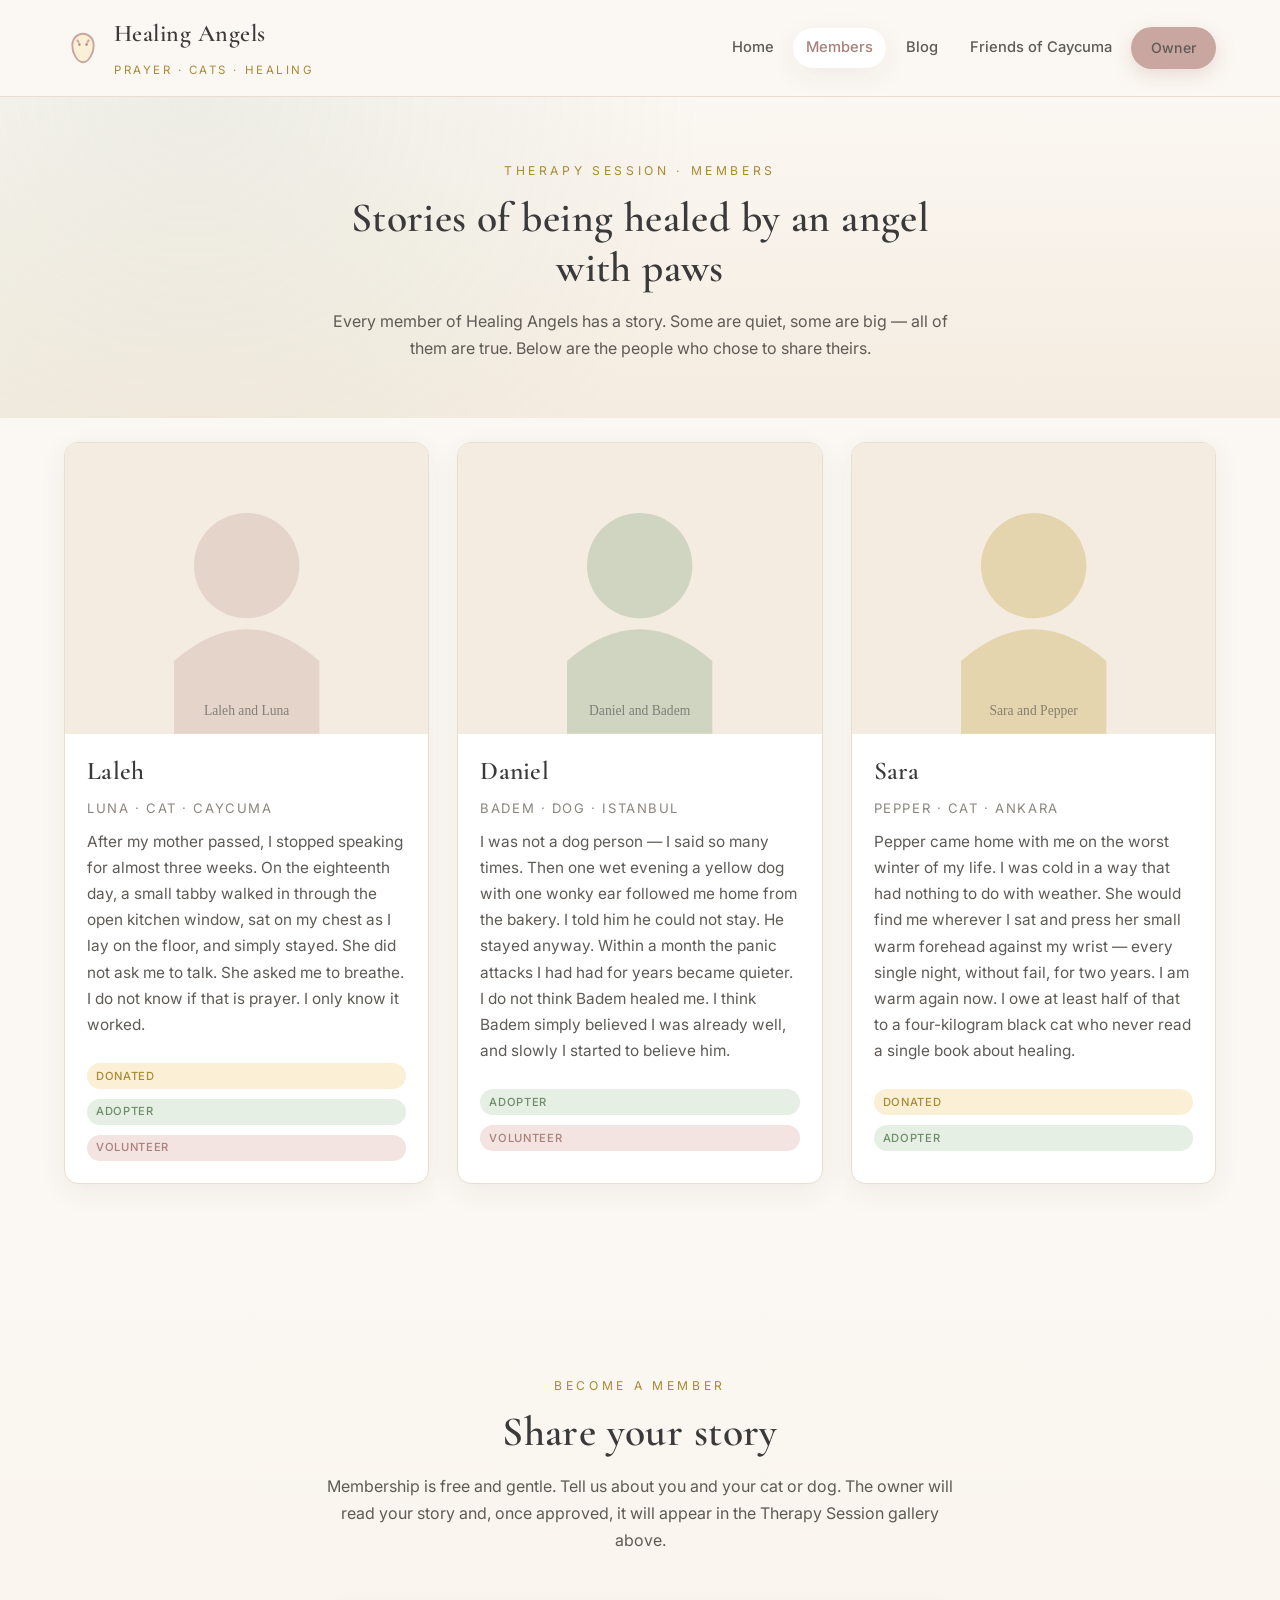
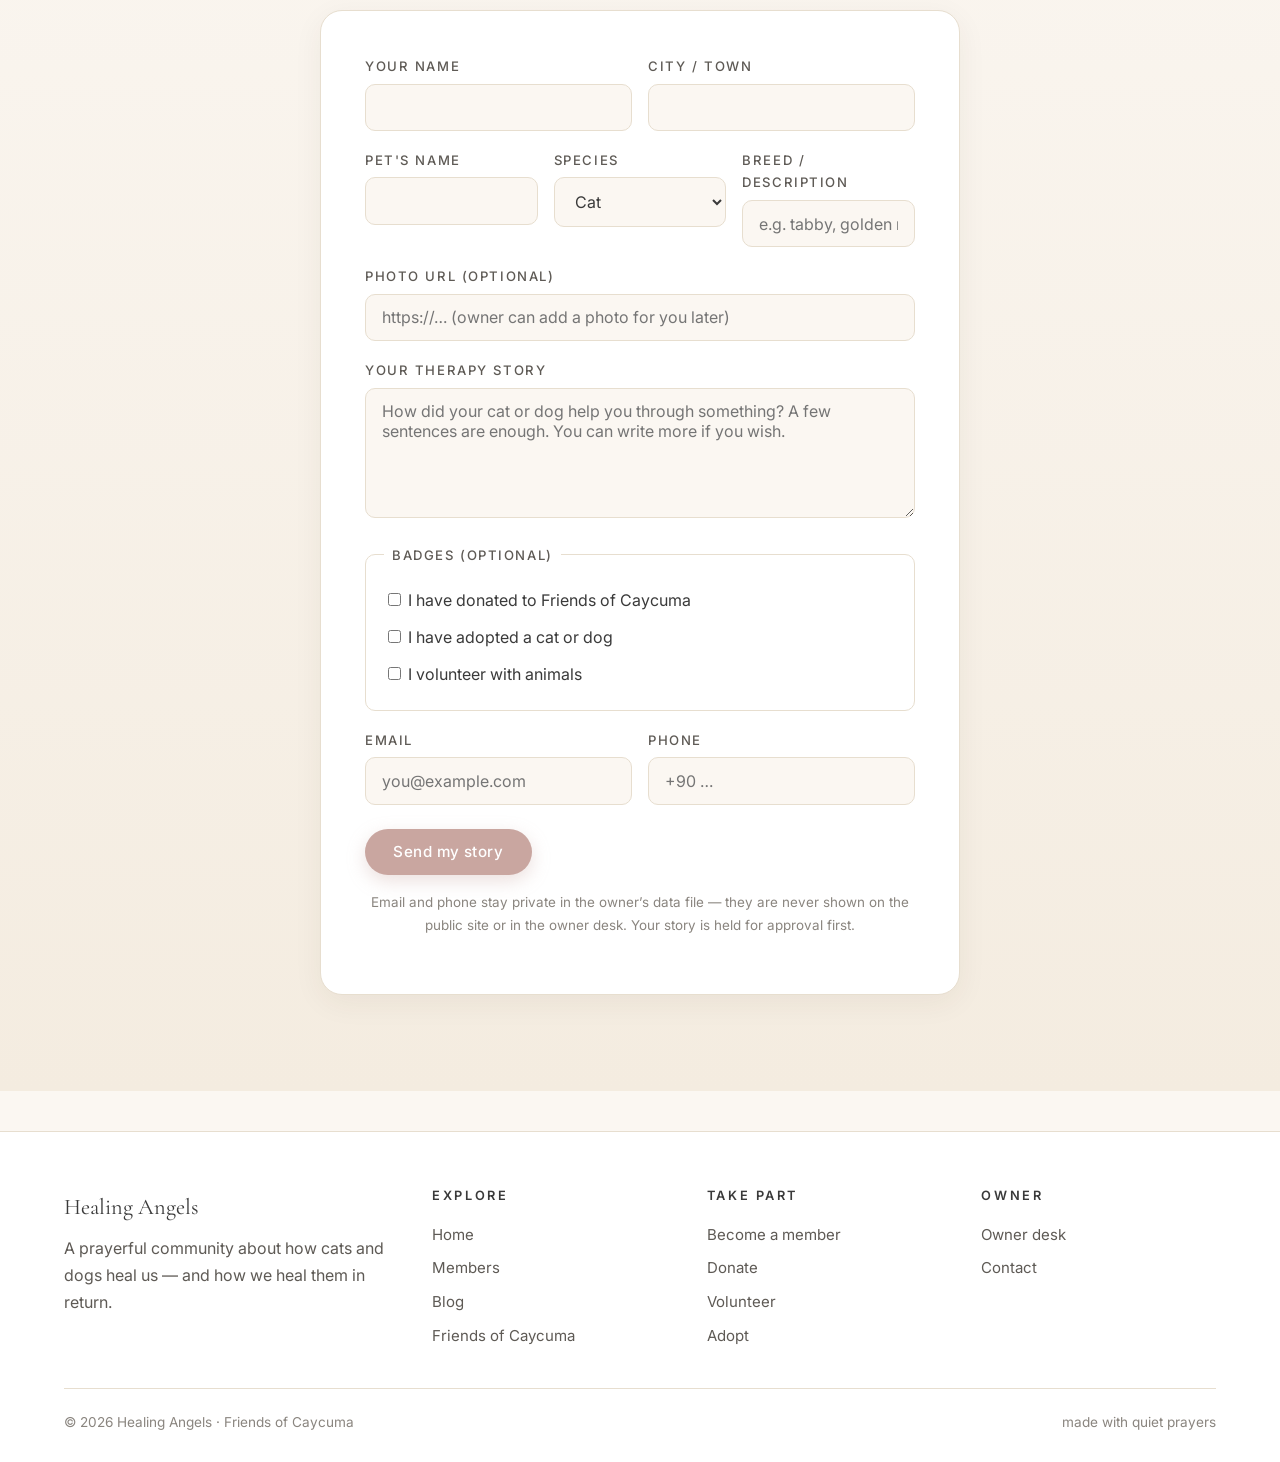
<file: members.html>
<!doctype html>
<html lang="en">
<head>
  <meta charset="utf-8">
  <meta name="viewport" content="width=device-width, initial-scale=1">
  <title>Members &amp; Therapy Stories | Healing Angels</title>
  <meta name="description" content="The members of Healing Angels and their therapy stories — how a cat or dog helped them heal. Share your own story and join.">
  <link rel="preconnect" href="https://fonts.googleapis.com">
  <link rel="preconnect" href="https://fonts.gstatic.com" crossorigin>
  <link href="https://fonts.googleapis.com/css2?family=Cormorant+Garamond:ital,wght@0,400;0,500;0,600;1,400&family=Inter:wght@400;500;600&display=swap" rel="stylesheet">
  <link rel="stylesheet" href="assets/css/styles.css">
</head>
<body>

<a class="skip-link" href="#main">Skip to content</a>

<header class="site-header">
  <div class="container">
    <a class="brand" href="index.html">
      <span class="brand-mark"><svg viewBox="0 0 32 32" xmlns="http://www.w3.org/2000/svg" width="38" height="38" aria-hidden="true"><path d="M16 4 C 11 4 7 8 7 14 c 0 6 4 14 9 14 s 9-8 9-14 c 0-6-4-10-9-10 z M 11 9 l 1.5 2.5 M 21 9 l -1.5 2.5" stroke="#C9A6A0" stroke-width="1.6" fill="#FBEFD6"/><circle cx="13" cy="13" r="1" fill="#A9807A"/><circle cx="19" cy="13" r="1" fill="#A9807A"/></svg></span>
      <span><span class="brand-name">Healing Angels</span><br><span class="brand-tag">Prayer · Cats · Healing</span></span>
    </a>
    <button class="nav-toggle" aria-label="Open menu"><span></span><span></span><span></span></button>
    <nav class="nav">
      <a href="index.html" data-nav="home">Home</a>
      <a href="members.html" data-nav="members">Members</a>
      <a href="blog.html" data-nav="blog">Blog</a>
      <a href="club.html" data-nav="club">Friends of Caycuma</a>
      <a href="admin.html" class="btn">Owner</a>
    </nav>
  </div>
</header>

<main id="main">
<section style="background: radial-gradient(circle at 15% 0%, rgba(139,168,136,.12), transparent 45%), linear-gradient(180deg, var(--cream) 0%, var(--cream-2) 100%); padding: 64px 0 32px;">
  <div class="container">
    <div class="section-head" style="margin-bottom: 24px;">
      <span class="eyebrow">Therapy Session · Members</span>
      <h2>Stories of being healed by an angel with paws</h2>
      <p>Every member of Healing Angels has a story. Some are quiet, some are big — all of them are true. Below are the people who chose to share theirs.</p>
    </div>
  </div>
</section>

<section style="padding-top: 24px;">
  <div class="container">
    <div class="gallery" id="members-grid">
      <div class="card"><div class="card-body"><p class="muted">Loading members…</p></div></div>
    </div>
  </div>
</section>

<section id="join" class="section-soft">
  <div class="container">
    <div class="section-head">
      <span class="eyebrow">Become a member</span>
      <h2>Share your story</h2>
      <p>Membership is free and gentle. Tell us about you and your cat or dog. The owner will read your story and, once approved, it will appear in the Therapy Session gallery above.</p>
    </div>
    <form class="form-card" id="join-form" autocomplete="on">
      <div class="field-row">
        <div class="field"><label for="m-name">Your name</label><input id="m-name" name="name" required></div>
        <div class="field"><label for="m-location">City / town</label><input id="m-location" name="location"></div>
      </div>
      <div class="field-row-3">
        <div class="field"><label for="m-pet">Pet's name</label><input id="m-pet" name="pet_name" required></div>
        <div class="field">
          <label for="m-species">Species</label>
          <select id="m-species" name="pet_species">
            <option value="cat">Cat</option>
            <option value="dog">Dog</option>
            <option value="other">Other</option>
          </select>
        </div>
        <div class="field"><label for="m-breed">Breed / description</label><input id="m-breed" name="pet_breed" placeholder="e.g. tabby, golden retriever"></div>
      </div>
      <div class="field">
        <label for="m-photo">Photo URL (optional)</label>
        <input id="m-photo" name="photo_url" placeholder="https://… (owner can add a photo for you later)">
      </div>
      <div class="field">
        <label for="m-story">Your therapy story</label>
        <textarea id="m-story" name="story" required placeholder="How did your cat or dog help you through something? A few sentences are enough. You can write more if you wish."></textarea>
      </div>
      <fieldset style="border:1px solid var(--line); border-radius: 10px; padding: 16px 18px; margin: 0 0 18px;">
        <legend style="font-size:.82rem; letter-spacing:.12em; text-transform:uppercase; color: var(--ink-soft); font-weight: 500; padding: 0 8px;">Badges (optional)</legend>
        <label style="display:block; padding:5px 0;"><input type="checkbox" name="badges" value="donated"> <span>I have donated to Friends of Caycuma</span></label>
        <label style="display:block; padding:5px 0;"><input type="checkbox" name="badges" value="adopter"> <span>I have adopted a cat or dog</span></label>
        <label style="display:block; padding:5px 0;"><input type="checkbox" name="badges" value="volunteer"> <span>I volunteer with animals</span></label>
      </fieldset>
      <div class="field-row">
        <div class="field"><label for="m-email">Email</label><input id="m-email" name="email" type="email" required autocomplete="email" placeholder="you@example.com"></div>
        <div class="field"><label for="m-phone">Phone</label><input id="m-phone" name="phone" type="tel" required autocomplete="tel" placeholder="+90 …"></div>
      </div>
      <div class="actions"><button type="submit" class="btn">Send my story</button></div>
      <div class="form-msg" id="join-msg"></div>
      <p class="form-note">Email and phone stay private in the owner’s data file — they are never shown on the public site or in the owner desk. Your story is held for approval first.</p>
    </form>
  </div>
</section>
</main>

<footer class="site-footer">
  <div class="container">
    <div class="footer-grid">
      <div><div class="footer-brand">Healing Angels</div><p class="muted">A prayerful community about how cats and dogs heal us — and how we heal them in return.</p></div>
      <div><h4>Explore</h4><a href="index.html">Home</a><a href="members.html">Members</a><a href="blog.html">Blog</a><a href="club.html">Friends of Caycuma</a></div>
      <div><h4>Take part</h4><a href="#join">Become a member</a><a href="club.html#donate">Donate</a><a href="club.html#volunteer">Volunteer</a><a href="club.html#adopt">Adopt</a></div>
      <div><h4>Owner</h4><a href="admin.html">Owner desk</a><a href="mailto:hello@healingangels.site">Contact</a></div>
    </div>
    <div class="footer-bottom"><span>&copy; <span data-year>2026</span> <span>Healing Angels · Friends of Caycuma</span></span><span class="faint">made with quiet prayers</span></div>
  </div>
</footer>

<script src="assets/js/app.js"></script>
<script>
HA.setNavActive("members");

function showMsg(id, kind, text) {
  const n = document.getElementById(id);
  n.className = "form-msg " + kind;
  n.textContent = text;
}

function renderMembers(list) {
  const grid = document.getElementById("members-grid");
  if (!list || list.length === 0) {
    grid.innerHTML = '<p class="empty">No members yet — be the first to share your story below.</p>';
    return;
  }
  grid.innerHTML = list.map((m, idx) => `
    <article class="card">
      ${HA.imgOrPlaceholder(m.photo_url, idx, m.name + " and " + (m.pet_name || "their angel"))}
      <div class="card-body">
        <h3>${HA.esc(m.name)}</h3>
        <div class="card-sub">${HA.esc(m.pet_name || "")}${m.pet_species ? " · " + HA.esc(m.pet_species) : ""}${m.location ? " · " + HA.esc(m.location) : ""}</div>
        <p class="card-text">${HA.esc(m.story || "")}</p>
        ${(m.badges || []).map(b => `<span class="badge ${HA.esc(b)}">${HA.esc(HA.badgeLabel(b))}</span>`).join("")}
      </div>
    </article>`).join("");
}

function loadMembers() {
  HA.api.members()
    .then(d => renderMembers(d.members))
    .catch(() => {
      document.getElementById("members-grid").innerHTML = '<p class="empty">Members will appear here soon.</p>';
    });
}

loadMembers();
document.getElementById("join-form").addEventListener("submit", async (e) => {
  e.preventDefault();
  const f = e.currentTarget;
  const btn = f.querySelector("button[type=submit]");
  btn.disabled = true; btn.textContent = "Sending…";
  const badges = Array.from(f.querySelectorAll('input[name="badges"]:checked')).map(c => c.value);
  const body = {
    name: f.name.value,
    location: f.location.value,
    pet_name: f.pet_name.value,
    pet_species: f.pet_species.value,
    pet_breed: f.pet_breed.value,
    photo_url: f.photo_url.value,
    story: f.story.value,
    email: f.email.value,
    phone: f.phone.value,
    badges,
  };
  try {
    await HA.api.registerMember(body);
    showMsg("join-msg", "ok", "Thank you — your story has been received. The owner will read it and approve it soon.");
    f.reset();
  } catch (err) {
    showMsg("join-msg", "err", "Sorry, something went wrong. " + err.message);
  } finally {
    btn.disabled = false; btn.textContent = "Send my story";
  }
});
</script>
</body>
</html>
</file>
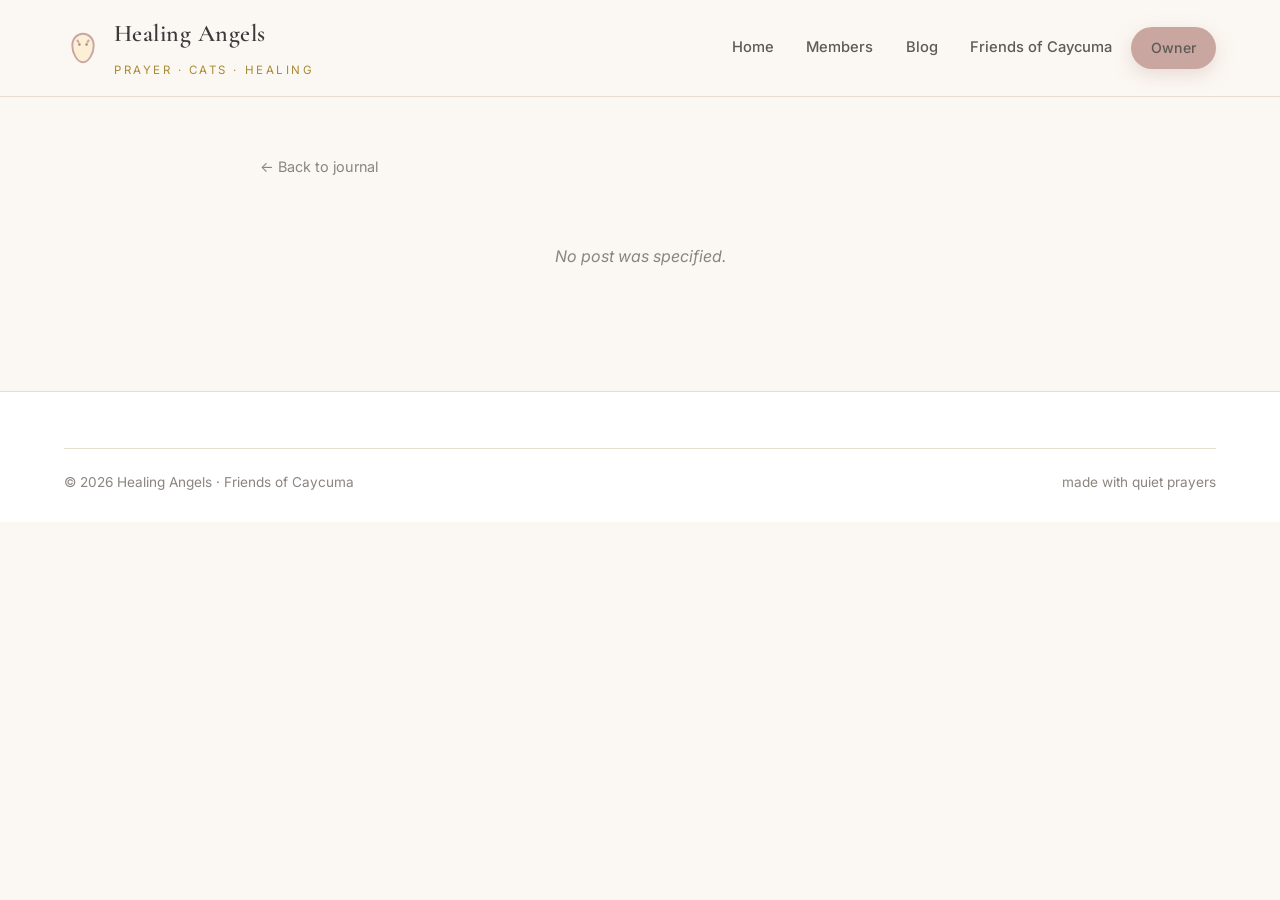
<file: blog/post.html>
<!doctype html>
<html lang="en">
<head>
  <meta charset="utf-8">
  <meta name="viewport" content="width=device-width, initial-scale=1">
  <title>Post | Healing Angels</title>
  <link rel="preconnect" href="https://fonts.googleapis.com">
  <link rel="preconnect" href="https://fonts.gstatic.com" crossorigin>
  <link href="https://fonts.googleapis.com/css2?family=Cormorant+Garamond:ital,wght@0,400;0,500;0,600;1,400&family=Inter:wght@400;500;600&display=swap" rel="stylesheet">
  <link rel="stylesheet" href="../assets/css/styles.css">
</head>
<body>

<a class="skip-link" href="#main">Skip to content</a>

<header class="site-header">
  <div class="container">
    <a class="brand" href="../index.html">
      <span class="brand-mark"><svg viewBox="0 0 32 32" xmlns="http://www.w3.org/2000/svg" width="38" height="38" aria-hidden="true"><path d="M16 4 C 11 4 7 8 7 14 c 0 6 4 14 9 14 s 9-8 9-14 c 0-6-4-10-9-10 z M 11 9 l 1.5 2.5 M 21 9 l -1.5 2.5" stroke="#C9A6A0" stroke-width="1.6" fill="#FBEFD6"/><circle cx="13" cy="13" r="1" fill="#A9807A"/><circle cx="19" cy="13" r="1" fill="#A9807A"/></svg></span>
      <span><span class="brand-name">Healing Angels</span><br><span class="brand-tag">Prayer · Cats · Healing</span></span>
    </a>
    <button class="nav-toggle" aria-label="Open menu"><span></span><span></span><span></span></button>
    <nav class="nav">
      <a href="../index.html" data-nav="home">Home</a>
      <a href="../members.html" data-nav="members">Members</a>
      <a href="../blog.html" data-nav="blog">Blog</a>
      <a href="../club.html" data-nav="club">Friends of Caycuma</a>
      <a href="../admin.html" class="btn">Owner</a>
    </nav>
  </div>
</header>

<main id="main">
<section style="padding: 56px 0 24px;">
  <div class="container">
    <article class="post-single" id="post">
      <a class="back-link" href="../blog.html">← Back to journal</a>
      <p class="muted">Loading the post…</p>
    </article>
  </div>
</section>
</main>

<footer class="site-footer">
  <div class="container">
    <div class="footer-bottom">
      <span>&copy; <span data-year>2026</span> <span>Healing Angels · Friends of Caycuma</span></span>
      <span class="faint">made with quiet prayers</span>
    </div>
  </div>
</footer>

<script src="../assets/js/app.js"></script>
<script>
function loadPost() {
  const id = new URLSearchParams(location.search).get("id");
  const post = document.getElementById("post");
  const back = "← Back to journal";
  if (!id) {
    post.innerHTML = '<a class="back-link" href="../blog.html">' + HA.esc(back) + '</a><p class="empty">' + HA.esc("No post was specified.") + '</p>';
    return;
  }
  HA.api.post(id).then(p => {
    if (!p || !p.id) {
      post.innerHTML = '<a class="back-link" href="../blog.html">' + HA.esc(back) + '</a><p class="empty">' + HA.esc("This post could not be found.") + '</p>';
      return;
    }
    const cover = p.cover_url
      ? `<div class="post-cover"><img src="${HA.esc(p.cover_url)}" alt="${HA.esc(p.title)}"></div>`
      : (p.cover_url === "" ? "" : `<div class="post-cover placeholder">${HA.placeholderSVG(7, p.title)}</div>`);
    post.innerHTML = `
      <a class="back-link" href="../blog.html">${HA.esc(back)}</a>
      ${cover}
      <h1>${HA.esc(p.title)}</h1>
      <div class="post-meta">${p.published_at ? HA.fmtDate(p.published_at) : ""}</div>
      <div class="post-body">${HA.mdToHtml(p.body_md || "")}</div>
    `;
    document.title = (p.title || "Post") + " — Healing Angels";
  }).catch(e => {
    post.innerHTML = '<a class="back-link" href="../blog.html">' + HA.esc(back) + '</a><p class="empty">' + HA.esc("This post could not be loaded.") + " " + HA.esc(e.message) + '</p>';
  });
}

loadPost();
</script>
</body>
</html>
</file>
<file: assets/css/styles.css>
/* =========================================================
   Healing Angels — main stylesheet
   Light, professional, prayerful. Cats + prayer theme.
   ========================================================= */

:root {
  --cream:        #FBF7F2;
  --cream-2:      #F4ECE0;
  --paper:        #FFFFFF;
  --rose:         #C9A6A0;
  --rose-deep:    #A9807A;
  --sage:         #8BA888;
  --sage-deep:    #6E8C6B;
  --gold:         #C8A951;
  --gold-deep:    #A88B34;
  --ink:          #3A3A3A;
  --ink-soft:     #5E5A55;
  --ink-faint:    #8A857F;
  --line:         #E7DECF;
  --shadow:       0 8px 30px rgba(60, 50, 40, 0.06);
  --shadow-lg:    0 18px 60px rgba(60, 50, 40, 0.10);
  --radius:       14px;
  --radius-lg:    22px;
  --max:          1200px;
  --serif:        "Cormorant Garamond", Georgia, "Times New Roman", serif;
  --sans:         "Inter", -apple-system, BlinkMacSystemFont, "Segoe UI", Roboto, Helvetica, Arial, sans-serif;
}

*, *::before, *::after { box-sizing: border-box; }
html { scroll-behavior: smooth; -webkit-text-size-adjust: 100%; }

body {
  margin: 0;
  font-family: var(--sans);
  font-size: 16px;
  line-height: 1.7;
  color: var(--ink);
  background: var(--cream);
  -webkit-font-smoothing: antialiased;
  text-rendering: optimizeLegibility;
}

h1, h2, h3, h4 {
  font-family: var(--serif);
  font-weight: 600;
  line-height: 1.2;
  color: var(--ink);
  margin: 0 0 .5em;
  letter-spacing: .01em;
}
h1 { font-size: clamp(2.4rem, 5vw, 3.6rem); }
h2 { font-size: clamp(1.9rem, 3.6vw, 2.6rem); }
h3 { font-size: clamp(1.3rem, 2.4vw, 1.6rem); }
p  { margin: 0 0 1em; }

a { color: var(--rose-deep); text-decoration: none; transition: color .2s; }
a:hover { color: var(--gold-deep); }

img { max-width: 100%; display: block; }

.container { max-width: var(--max); margin: 0 auto; padding: 0 24px; }

.lede {
  font-family: var(--serif);
  font-size: 1.3rem;
  font-style: italic;
  color: var(--ink-soft);
}

/* ---------- Buttons ---------- */
.btn, .btn-alt, .btn-ghost {
  display: inline-block;
  font-family: var(--sans);
  font-weight: 500;
  font-size: .95rem;
  letter-spacing: .03em;
  padding: .85em 1.8em;
  border-radius: 999px;
  border: 1px solid transparent;
  cursor: pointer;
  transition: all .2s ease;
  text-align: center;
}
.btn {
  background: var(--rose);
  color: #fff;
  box-shadow: 0 6px 18px rgba(201, 166, 160, .35);
}
.btn:hover { background: var(--rose-deep); color: #fff; transform: translateY(-1px); }
.btn-alt {
  background: var(--sage);
  color: #fff;
  box-shadow: 0 6px 18px rgba(139, 168, 136, .35);
}
.btn-alt:hover { background: var(--sage-deep); color: #fff; }
.btn-ghost {
  background: transparent;
  border-color: var(--line);
  color: var(--ink-soft);
}
.btn-ghost:hover { border-color: var(--rose); color: var(--rose-deep); }

/* ---------- Site header ---------- */
.site-header {
  position: sticky; top: 0; z-index: 50;
  background: rgba(251, 247, 242, .85);
  backdrop-filter: saturate(160%) blur(10px);
  -webkit-backdrop-filter: saturate(160%) blur(10px);
  border-bottom: 1px solid var(--line);
}
.site-header .container { display: flex; align-items: center; justify-content: space-between; gap: 18px; padding-top: 14px; padding-bottom: 14px; }
.brand { display: flex; align-items: center; gap: 12px; }
.brand-mark { width: 38px; height: 38px; flex: none; }
.brand-name { font-family: var(--serif); font-size: 1.5rem; font-weight: 600; color: var(--ink); letter-spacing: .02em; }
.brand-tag { font-size: .72rem; letter-spacing: .22em; text-transform: uppercase; color: var(--gold-deep); }

.nav { display: flex; align-items: center; gap: 6px; }
.nav a {
  color: var(--ink-soft);
  font-size: .92rem;
  font-weight: 500;
  padding: .5em .9em;
  border-radius: 999px;
  transition: background .2s, color .2s;
}
.nav a:hover { background: var(--cream-2); color: var(--ink); }
.nav a.active { color: var(--rose-deep); background: var(--paper); box-shadow: var(--shadow); }
.nav .btn { padding: .55em 1.3em; font-size: .88rem; }

.nav-toggle { display: none; background: none; border: none; cursor: pointer; padding: 8px; }
.nav-toggle span { display: block; width: 24px; height: 2px; background: var(--ink); margin: 5px 0; transition: .2s; }

/* ---------- Hero ---------- */
.hero {
  position: relative;
  padding: clamp(56px, 10vw, 110px) 0;
  overflow: hidden;
  background:
    radial-gradient(circle at 12% 18%, rgba(200,169,81,.10), transparent 45%),
    radial-gradient(circle at 88% 12%, rgba(201,166,160,.14), transparent 50%),
    linear-gradient(180deg, var(--cream) 0%, var(--cream-2) 100%);
}
.hero .container { display: grid; grid-template-columns: 1.1fr .9fr; gap: 56px; align-items: center; }
.hero-eyebrow {
  display: inline-flex; align-items: center; gap: 8px;
  font-size: .78rem; letter-spacing: .3em; text-transform: uppercase;
  color: var(--gold-deep); margin-bottom: 18px;
}
.hero-eyebrow::before, .hero-eyebrow::after { content: ""; height: 1px; width: 28px; background: var(--gold); opacity: .7; }
.hero h1 { margin-bottom: .35em; }
.hero h1 .accent { color: var(--rose-deep); font-style: italic; }
.hero p.lede { font-size: 1.3rem; max-width: 32ch; }
.hero-cta { display: flex; flex-wrap: wrap; gap: 14px; margin-top: 28px; }

.hero-visual { position: relative; }
.hero-visual .frame {
  border-radius: var(--radius-lg);
  overflow: hidden;
  background: var(--paper);
  box-shadow: var(--shadow-lg);
  aspect-ratio: 4/5;
  border: 1px solid var(--line);
}
.hero-visual .frame svg { width: 100%; height: 100%; display: block; }
.hero-badge {
  position: absolute; right: -10px; bottom: 28px;
  background: var(--paper); border: 1px solid var(--line);
  padding: 14px 18px; border-radius: var(--radius);
  box-shadow: var(--shadow-lg);
  font-family: var(--serif);
  text-align: center; line-height: 1.25;
}
.hero-badge b { display: block; font-size: 1.6rem; color: var(--rose-deep); }
.hero-badge small { font-size: .72rem; letter-spacing: .22em; text-transform: uppercase; color: var(--ink-faint); }

/* ---------- Section primitives ---------- */
section { padding: clamp(56px, 8vw, 96px) 0; }
.section-head { text-align: center; max-width: 640px; margin: 0 auto clamp(32px, 5vw, 56px); }
.section-head .eyebrow { font-size: .76rem; letter-spacing: .3em; text-transform: uppercase; color: var(--gold-deep); display: block; margin-bottom: 12px; }
.section-head h2 { margin-bottom: .35em; }
.section-head p { color: var(--ink-soft); }

.divider-angels { display: block; text-align: center; margin: 0 auto; opacity: .65; color: var(--gold); }

/* ---------- Insight of the Day ---------- */
.insight {
  background: linear-gradient(180deg, var(--cream-2) 0%, var(--cream) 100%);
}
.insight-card {
  background: var(--paper);
  border: 1px solid var(--line);
  border-radius: var(--radius-lg);
  padding: clamp(28px, 5vw, 56px);
  box-shadow: var(--shadow);
  max-width: 820px; margin: 0 auto;
  position: relative;
}
.insight-card::before {
  content: "\201C";
  font-family: var(--serif);
  font-size: 5rem;
  line-height: 1;
  color: var(--rose);
  opacity: .35;
  position: absolute; top: 10px; left: 22px;
}
.insight-excerpt {
  font-family: var(--serif);
  font-size: clamp(1.5rem, 3vw, 2rem);
  font-style: italic;
  color: var(--ink);
  text-align: center;
  line-height: 1.45;
  margin-bottom: 28px;
}
.insight-prayer { border-top: 1px dashed var(--line); padding-top: 24px; text-align: center; color: var(--ink-soft); }
.insight-prayer b { display: block; color: var(--gold-deep); font-size: .76rem; letter-spacing: .3em; text-transform: uppercase; margin-bottom: 10px; }
.insight-date { text-align: center; margin-top: 20px; font-size: .8rem; letter-spacing: .2em; text-transform: uppercase; color: var(--ink-faint); }

/* ---------- Therapy Session gallery ---------- */
.gallery { display: grid; grid-template-columns: repeat(3, 1fr); gap: 28px; }
.card {
  background: var(--paper);
  border: 1px solid var(--line);
  border-radius: var(--radius);
  overflow: hidden;
  box-shadow: var(--shadow);
  transition: transform .2s, box-shadow .2s;
  display: flex; flex-direction: column;
}
.card:hover { transform: translateY(-4px); box-shadow: var(--shadow-lg); }
.card-photo { aspect-ratio: 5/4; background: var(--cream-2); overflow: hidden; }
.card-photo img, .card-photo svg { width: 100%; height: 100%; object-fit: cover; }
.card-photo.placeholder { display: grid; place-items: center; }
.card-body { padding: 22px; flex: 1; display: flex; flex-direction: column; gap: 10px; }
.card-body h3 { margin: 0; }
.card-sub { font-size: .82rem; color: var(--ink-faint); letter-spacing: .12em; text-transform: uppercase; }
.card-text { color: var(--ink-soft); font-size: .96rem; }
.badges { display: flex; flex-wrap: wrap; gap: 6px; margin-top: 4px; }
.badge {
  font-size: .7rem; padding: .3em .8em; border-radius: 999px;
  background: var(--cream-2); color: var(--ink-soft);
  letter-spacing: .06em; text-transform: uppercase; font-weight: 500;
}
.badge.donated { background: #FBEFD6; color: var(--gold-deep); }
.badge.adopter { background: #E5EFE3; color: var(--sage-deep); }
.badge.volunteer { background: #F3E3E1; color: var(--rose-deep); }

/* ---------- Caycuma cards ---------- */
.caycuma-grid { display: grid; grid-template-columns: repeat(4, 1fr); gap: 22px; }
.caycuma-card {
  background: var(--paper); border: 1px solid var(--line); border-radius: var(--radius);
  padding: 28px 24px; text-align: left; box-shadow: var(--shadow);
  display: flex; flex-direction: column; gap: 14px;
}
.caycuma-icon { width: 46px; height: 46px; color: var(--rose-deep); }
.caycuma-card h3 { margin: 0; }
.caycuma-card p { color: var(--ink-soft); margin: 0; flex: 1; }
.caycuma-card .btn-ghost { align-self: flex-start; }

/* ---------- Blog preview ---------- */
.blog-preview { display: grid; grid-template-columns: repeat(3, 1fr); gap: 28px; }
.post-card { display: flex; flex-direction: column; }
.post-cover { aspect-ratio: 16/10; background: var(--cream-2); overflow: hidden; border-radius: var(--radius); }
.post-cover img, .post-cover svg { width: 100%; height: 100%; object-fit: cover; }
.post-card .card-body h3 { font-size: 1.25rem; }
.post-meta { font-size: .78rem; letter-spacing: .14em; text-transform: uppercase; color: var(--ink-faint); }

/* ---------- CTA banner ---------- */
.cta-banner {
  background:
    radial-gradient(circle at 20% 30%, rgba(200,169,81,.12), transparent 50%),
    radial-gradient(circle at 80% 70%, rgba(139,168,136,.14), transparent 50%),
    var(--paper);
  border: 1px solid var(--line); border-radius: var(--radius-lg);
  padding: clamp(36px, 6vw, 64px); text-align: center;
  box-shadow: var(--shadow);
}
.cta-banner h2 { margin-bottom: .5em; }
.cta-banner p { max-width: 54ch; margin: 0 auto 26px; color: var(--ink-soft); }

/* ---------- Forms ---------- */
.form-card {
  background: var(--paper); border: 1px solid var(--line); border-radius: var(--radius-lg);
  padding: clamp(28px, 5vw, 44px); box-shadow: var(--shadow);
  max-width: 640px; margin: 0 auto;
}
.field { margin-bottom: 18px; }
.field label { display: block; font-size: .82rem; letter-spacing: .12em; text-transform: uppercase; color: var(--ink-soft); margin-bottom: 6px; font-weight: 500; }
.field input, .field textarea, .field select {
  width: 100%; font-family: var(--sans); font-size: 1rem;
  padding: .8em 1em; border: 1px solid var(--line); border-radius: 10px;
  background: var(--cream); color: var(--ink); transition: border-color .2s, box-shadow .2s;
}
.field textarea { min-height: 130px; resize: vertical; }
.field input:focus, .field textarea:focus, .field select:focus {
  outline: none; border-color: var(--rose); box-shadow: 0 0 0 3px rgba(201,166,160,.18);
}
.field-row { display: grid; grid-template-columns: 1fr 1fr; gap: 16px; }
.field-row-3 { display: grid; grid-template-columns: 1fr 1fr 1fr; gap: 16px; }
.form-card .actions { display: flex; gap: 12px; margin-top: 6px; }
.form-note { font-size: .84rem; color: var(--ink-faint); margin-top: 16px; text-align: center; }
.form-msg { margin-top: 14px; padding: .8em 1em; border-radius: 10px; font-size: .92rem; display: none; }
.form-msg.ok { display: block; background: #E5EFE3; color: var(--sage-deep); border: 1px solid #C9DEC4; }
.form-msg.err { display: block; background: #F3E3E1; color: var(--rose-deep); border: 1px solid #E6CDC9; }

/* ---------- Adopt grid ---------- */
.adopt-grid { display: grid; grid-template-columns: repeat(3, 1fr); gap: 26px; }
.adopt-card { background: var(--paper); border: 1px solid var(--line); border-radius: var(--radius); overflow: hidden; box-shadow: var(--shadow); }
.adopt-photo { aspect-ratio: 4/3; background: var(--cream-2); overflow: hidden; }
.adopt-photo img, .adopt-photo svg { width: 100%; height: 100%; object-fit: cover; }
.adopt-body { padding: 20px; }
.adopt-body h3 { margin: 0 0 4px; }
.adopt-tags { display: flex; gap: 8px; margin-bottom: 10px; }
.pet-tag { font-size: .72rem; padding: .25em .7em; border-radius: 999px; background: var(--cream-2); color: var(--ink-soft); }
.pet-tag.cat { background: #F3E3E1; color: var(--rose-deep); }
.pet-tag.dog { background: #E5EFE3; color: var(--sage-deep); }

/* ---------- Footer ---------- */
.site-footer {
  background: var(--paper);
  border-top: 1px solid var(--line);
  padding: 56px 0 28px;
  margin-top: 40px;
  color: var(--ink-soft);
}
.footer-grid { display: grid; grid-template-columns: 1.4fr 1fr 1fr 1fr; gap: 40px; margin-bottom: 36px; }
.footer-grid h4 { font-family: var(--sans); font-size: .8rem; letter-spacing: .2em; text-transform: uppercase; color: var(--ink); margin-bottom: 14px; }
.footer-grid a { display: block; color: var(--ink-soft); padding: 4px 0; font-size: .94rem; }
.footer-grid a:hover { color: var(--rose-deep); }
.footer-bottom { border-top: 1px solid var(--line); padding-top: 22px; display: flex; justify-content: space-between; align-items: center; gap: 16px; font-size: .85rem; color: var(--ink-faint); }
.footer-brand { font-family: var(--serif); font-size: 1.4rem; color: var(--ink); margin-bottom: 8px; }

/* ---------- Admin ---------- */
.admin-login { min-height: 80vh; display: grid; place-items: center; padding: 40px 0; }
.admin-login .form-card { max-width: 420px; width: 100%; }
.admin-shell { display: grid; grid-template-columns: 240px 1fr; gap: 0; min-height: 100vh; }
.admin-side {
  background: var(--paper); border-right: 1px solid var(--line);
  padding: 24px 18px; display: flex; flex-direction: column; gap: 6px;
  position: sticky; top: 0; height: 100vh; overflow-y: auto;
}
.admin-side .brand { margin-bottom: 22px; }
.admin-side .brand-name { font-size: 1.2rem; }
.admin-nav a {
  display: flex; align-items: center; gap: 10px;
  padding: .6em .9em; border-radius: 10px; color: var(--ink-soft); font-size: .94rem;
}
.admin-nav a:hover { background: var(--cream-2); color: var(--ink); }
.admin-nav a.active { background: var(--rose); color: #fff; }
.admin-nav a svg { width: 18px; height: 18px; }
.admin-main { padding: 32px 40px; }
.admin-tab { display: none; }
.admin-tab.active { display: block; }
.admin-tab h2 { margin-top: 0; }
.admin-table { width: 100%; border-collapse: collapse; background: var(--paper); border-radius: var(--radius); overflow: hidden; box-shadow: var(--shadow); }
.admin-table th, .admin-table td { padding: 14px 16px; text-align: left; border-bottom: 1px solid var(--line); font-size: .92rem; }
.admin-table th { background: var(--cream-2); font-weight: 600; letter-spacing: .05em; text-transform: uppercase; font-size: .76rem; color: var(--ink-soft); }
.admin-table tr:last-child td { border-bottom: none; }
.mini-btn { font-size: .82rem; padding: .4em .9em; border-radius: 999px; border: 1px solid var(--line); background: var(--paper); color: var(--ink-soft); cursor: pointer; margin-right: 6px; }
.mini-btn.ok { background: var(--sage); color: #fff; border-color: var(--sage); }
.mini-btn.danger { background: var(--rose); color: #fff; border-color: var(--rose); }
.mini-btn:hover { opacity: .85; }
.status-pill { font-size: .72rem; padding: .3em .8em; border-radius: 999px; letter-spacing: .08em; text-transform: uppercase; font-weight: 500; }
.status-pill.pending { background: #FBEFD6; color: var(--gold-deep); }
.status-pill.approved { background: #E5EFE3; color: var(--sage-deep); }
.status-pill.rejected { background: #F3E3E1; color: var(--rose-deep); }

/* ---------- Utility ---------- */
.text-center { text-align: center; }
.muted { color: var(--ink-soft); }
.faint { color: var(--ink-faint); }
.mt-0 { margin-top: 0; }
.mb-0 { margin-bottom: 0; }
.mt-1 { margin-top: 1rem; }
.mt-2 { margin-top: 2rem; }
.hidden { display: none !important; }
.skel { background: linear-gradient(90deg, var(--cream-2) 25%, var(--paper) 37%, var(--cream-2) 63%); background-size: 400% 100%; animation: skel 1.4s ease infinite; border-radius: 10px; }
@keyframes skel { 0% { background-position: 100% 50%; } 100% { background-position: 0 50%; } }
.empty { text-align: center; color: var(--ink-faint); padding: 40px 0; font-style: italic; }
.spin { display: inline-block; width: 16px; height: 16px; border: 2px solid var(--line); border-top-color: var(--rose); border-radius: 50%; animation: spin .8s linear infinite; }
@keyframes spin { to { transform: rotate(360deg); } }

/* ---------- Blog post single ---------- */
.post-single { max-width: 760px; margin: 0 auto; }
.post-single .post-cover { aspect-ratio: 16/9; margin-bottom: 28px; }
.post-single h1 { margin-bottom: .3em; }
.post-single .post-meta { margin-bottom: 32px; }
.post-body { font-size: 1.1rem; line-height: 1.8; color: var(--ink); }
.post-body h2, .post-body h3 { margin-top: 1.6em; }
.post-body p { margin: 0 0 1.2em; }
.post-body img { border-radius: var(--radius); margin: 1.4em 0; }
.back-link { display: inline-flex; align-items: center; gap: 8px; margin-bottom: 24px; color: var(--ink-faint); font-size: .9rem; }

/* ---------- Responsive ---------- */
@media (max-width: 980px) {
  .hero .container { grid-template-columns: 1fr; gap: 36px; }
  .hero-visual { max-width: 420px; margin: 0 auto; }
  .gallery, .blog-preview, .adopt-grid { grid-template-columns: repeat(2, 1fr); }
  .caycuma-grid { grid-template-columns: repeat(2, 1fr); }
  .footer-grid { grid-template-columns: 1fr 1fr; }
}
@media (max-width: 720px) {
  .nav { display: none; position: absolute; top: 100%; left: 0; right: 0; background: var(--paper); border-bottom: 1px solid var(--line); padding: 12px; flex-direction: column; align-items: stretch; box-shadow: var(--shadow); }
  .nav.open { display: flex; }
  .nav a { padding: .8em 1em; }
  .nav-toggle { display: block; }
  .field-row, .field-row-3 { grid-template-columns: 1fr; }
  .admin-shell { grid-template-columns: 1fr; }
  .admin-side { position: static; height: auto; flex-direction: row; overflow-x: auto; border-right: none; border-bottom: 1px solid var(--line); }
  .admin-nav { display: flex; gap: 4px; }
  .admin-main { padding: 24px 20px; }
}
@media (max-width: 560px) {
  .gallery, .blog-preview, .adopt-grid, .caycuma-grid { grid-template-columns: 1fr; }
  .footer-grid { grid-template-columns: 1fr; }
  .footer-bottom { flex-direction: column; text-align: center; }
}
/* ---------- Site polish ---------- */
:focus-visible {
  outline: 2px solid var(--rose);
  outline-offset: 3px;
}
.skip-link {
  position: absolute;
  left: -9999px;
  top: 0;
  z-index: 100;
  background: var(--rose-deep);
  color: #fff;
  padding: .7em 1.2em;
  border-radius: 0 0 10px 0;
  font-weight: 500;
}
.skip-link:focus { left: 0; }

/* Subtle page fade-in (never leave the page stuck invisible) */
body {
  opacity: 1;
  animation: pageIn .45s ease;
}
@keyframes pageIn {
  from { opacity: 0; }
  to { opacity: 1; }
}
@media (prefers-reduced-motion: reduce) {
  body { animation: none; opacity: 1; }
}

/* Hero accent underline */
.hero h1 .accent {
  background: linear-gradient(transparent 62%, rgba(201,166,160,.28) 62%);
  padding: 0 .05em;
}

/* Card photo soft zoom on hover */
.card-photo img { transition: transform .45s ease; }
.card:hover .card-photo img { transform: scale(1.04); }

/* Section breathing room on long pages */
.section-soft {
  background: linear-gradient(180deg, var(--cream) 0%, var(--cream-2) 100%);
}

/* Donate two-col on club */
.donate-grid {
  display: grid;
  grid-template-columns: 1fr 1fr;
  gap: 48px;
  align-items: center;
}
@media (max-width: 720px) {
  .donate-grid { grid-template-columns: 1fr; gap: 28px; }
}
</file>
